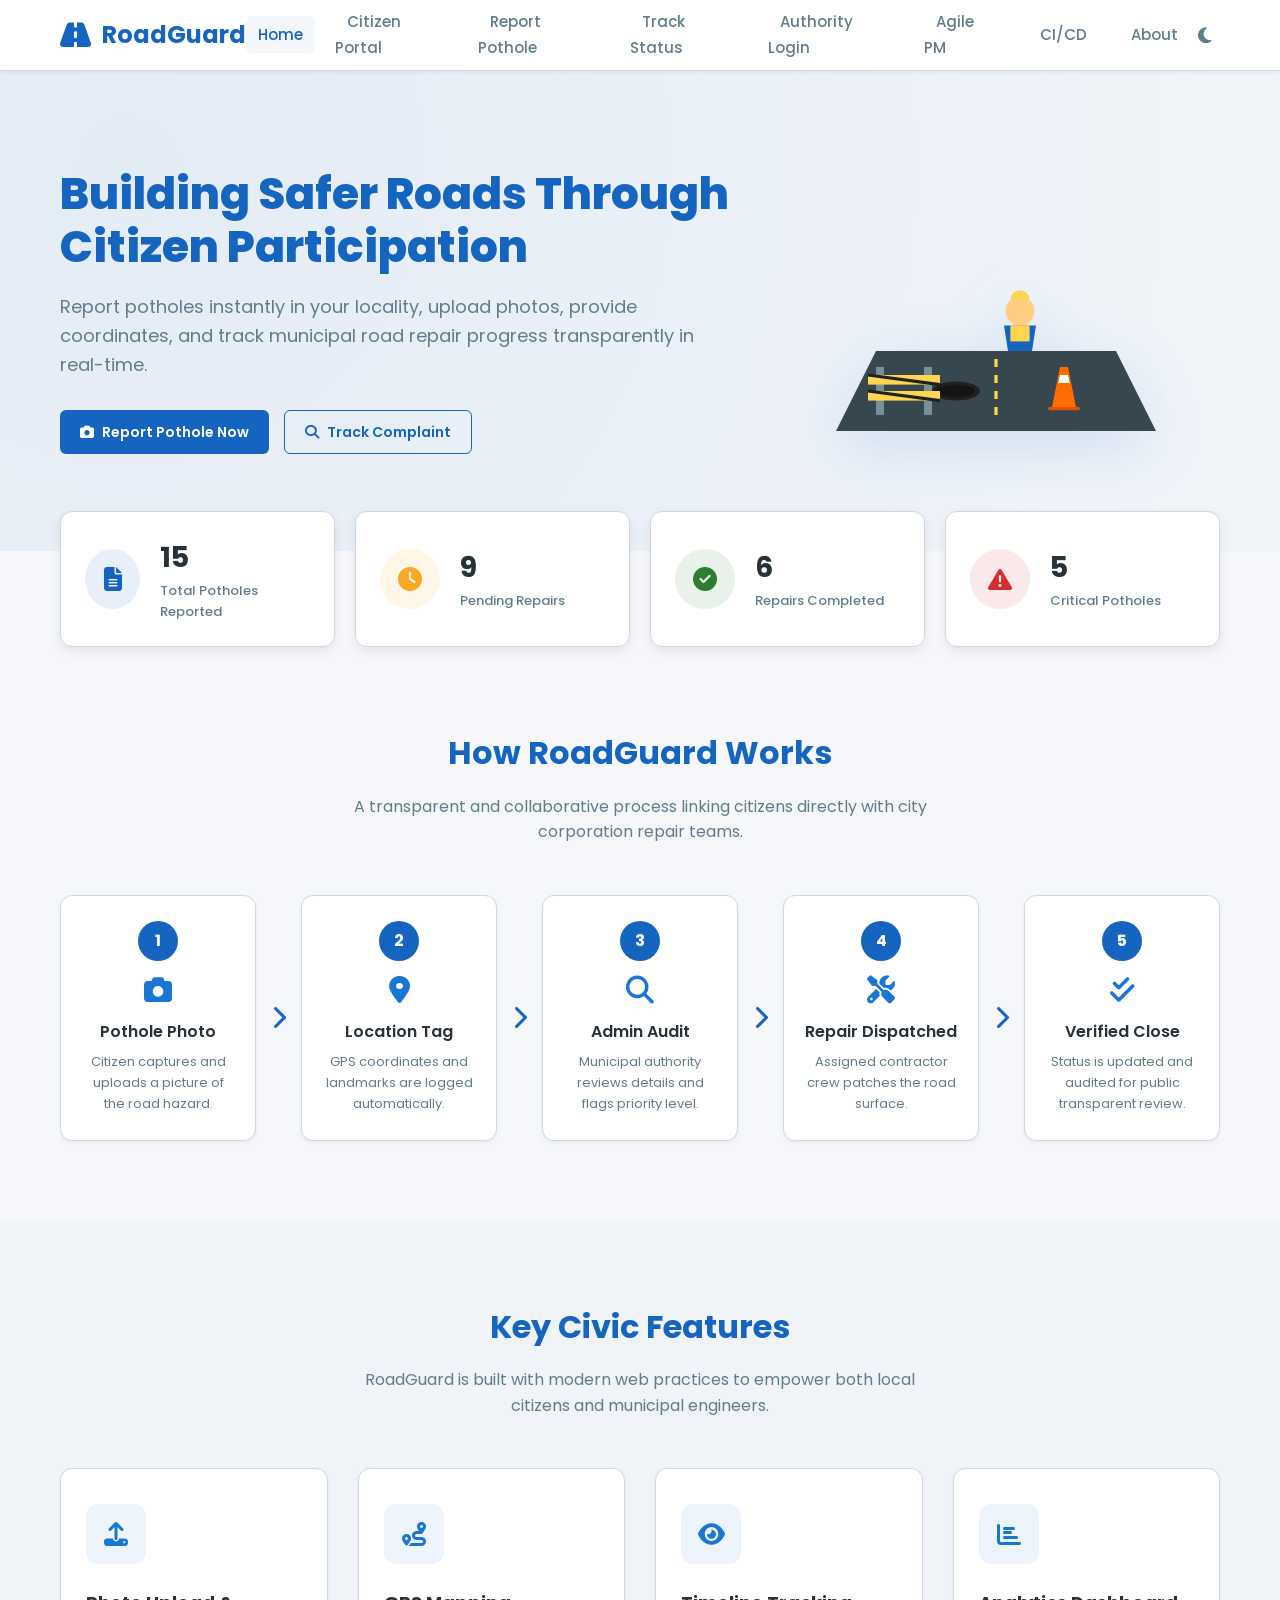
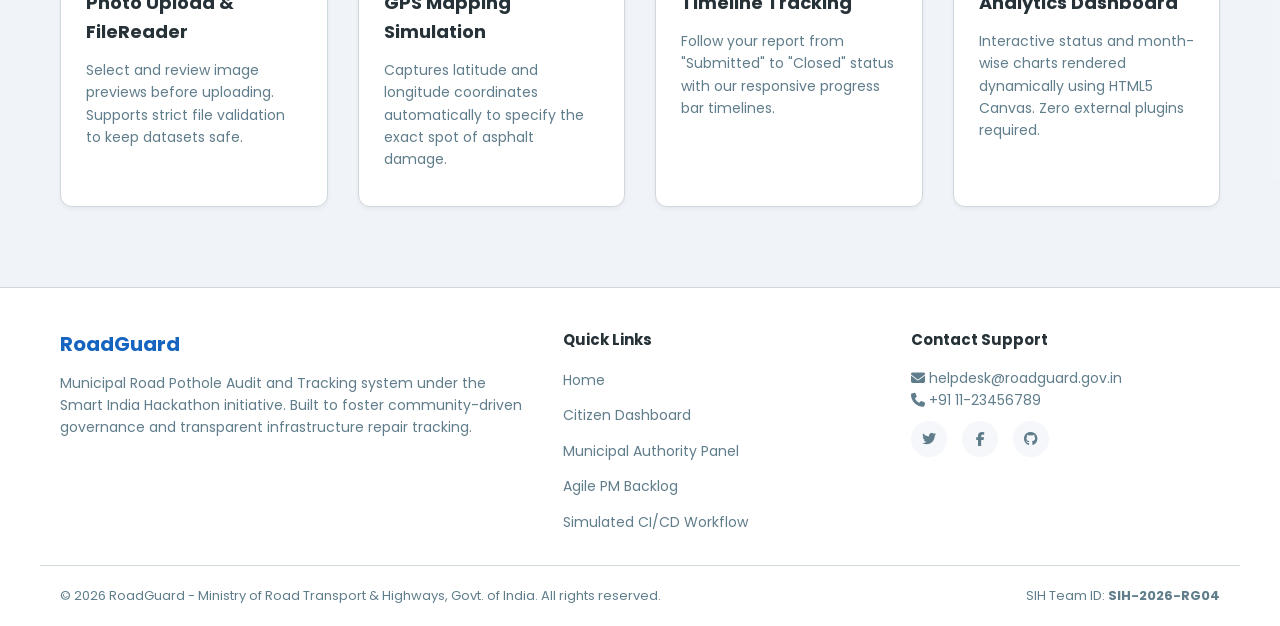
<file: index.html>
<!DOCTYPE html>
<html lang="en">
<head>
    <meta charset="UTF-8">
    <meta name="viewport" content="width=device-width, initial-scale=1.0">
    <title>RoadGuard - Smart Road Pothole Reporting and Tracking System</title>
    
    <!-- External Dependencies: FontAwesome Icons & Google Fonts -->
    <link rel="stylesheet" href="https://cdnjs.cloudflare.com/ajax/libs/font-awesome/6.4.0/css/all.min.css">
    <link rel="stylesheet" href="css/style.css">
</head>
<body>

    <!-- Header Navigation -->
    <header>
        <div class="container navbar">
            <a href="index.html" class="logo">
                <i class="fas fa-road"></i> RoadGuard
            </a>
            
            <nav>
                <ul class="nav-menu" id="nav-menu">
                    <li><a href="index.html" class="nav-link active">Home</a></li>
                    <li><a href="citizen-dashboard.html" class="nav-link">Citizen Portal</a></li>
                    <li><a href="report-pothole.html" class="nav-link">Report Pothole</a></li>
                    <li><a href="track-status.html" class="nav-link">Track Status</a></li>
                    <li><a href="authority-login.html" class="nav-link">Authority Login</a></li>
                    <li><a href="agile-management.html" class="nav-link">Agile PM</a></li>
                    <li><a href="cicd.html" class="nav-link">CI/CD</a></li>
                    <li><a href="about.html" class="nav-link">About</a></li>
                </ul>
            </nav>

            <div class="nav-actions">
                <button id="theme-toggle" class="theme-toggle-btn" title="Toggle Theme">
                    <i class="fas fa-moon"></i>
                </button>
                <button class="hamburger" id="hamburger-menu" aria-label="Toggle Menu">
                    <span></span>
                    <span></span>
                    <span></span>
                </button>
            </div>
        </div>
    </header>

    <!-- Hero Section -->
    <section class="hero-section">
        <div class="container hero-grid">
            <div class="hero-content">
                <h1>Building Safer Roads Through Citizen Participation</h1>
                <p>Report potholes instantly in your locality, upload photos, provide coordinates, and track municipal road repair progress transparently in real-time.</p>
                <div class="hero-buttons">
                    <a href="report-pothole.html" class="btn btn-primary">
                        <i class="fas fa-camera"></i> Report Pothole Now
                    </a>
                    <a href="track-status.html" class="btn btn-secondary">
                        <i class="fas fa-search"></i> Track Complaint
                    </a>
                </div>
            </div>
            <div class="hero-image-container">
                <!-- Inline SVG Road Repair Illustration for professional look without external assets -->
                <svg class="hero-svg" viewBox="0 0 500 400" xmlns="http://www.w3.org/2000/svg">
                    <rect width="500" height="400" fill="none"/>
                    <!-- Road -->
                    <path d="M 50 350 L 450 350 L 400 250 L 100 250 Z" fill="#37474F"/>
                    <!-- Road Dashes -->
                    <line x1="250" y1="260" x2="250" y2="340" stroke="#FFD54F" stroke-dasharray="10 10" stroke-width="4"/>
                    <!-- Pothole -->
                    <ellipse cx="200" cy="300" rx="30" ry="12" fill="#212121"/>
                    <ellipse cx="200" cy="300" rx="24" ry="8" fill="#151515"/>
                    <!-- Construction Cone -->
                    <path d="M 320 320 L 350 320 L 340 270 L 330 270 Z" fill="#FF6D00"/>
                    <rect x="315" y="320" width="40" height="4" rx="2" fill="#E65100"/>
                    <polygon points="328,290 342,290 340,280 330,280" fill="#FFFFFF"/>
                    <!-- Barricade -->
                    <rect x="100" y="270" width="10" height="60" fill="#78909C"/>
                    <rect x="160" y="270" width="10" height="60" fill="#78909C"/>
                    <rect x="90" y="280" width="90" height="12" fill="#FFD54F"/>
                    <rect x="90" y="300" width="90" height="12" fill="#FFD54F"/>
                    <line x1="90" y1="280" x2="180" y2="292" stroke="#212121" stroke-width="4"/>
                    <line x1="90" y1="300" x2="180" y2="312" stroke="#212121" stroke-width="4"/>
                    <!-- Workers / Civic theme components -->
                    <circle cx="280" cy="200" r="18" fill="#FFCC80"/>
                    <path d="M 260 218 L 300 218 L 295 250 L 265 250 Z" fill="#1565C0"/>
                    <rect x="268" y="218" width="24" height="20" fill="#FFD54F"/> <!-- Safety Vest -->
                    <!-- Helmet -->
                    <path d="M 268 186 A 12 12 0 0 1 292 186 Z" fill="#FFD54F"/>
                </svg>
            </div>
        </div>
    </section>

    <!-- Statistics Cards -->
    <section class="stats-section">
        <div class="container">
            <div class="stats-grid">
                <div class="stats-card">
                    <div class="stats-icon total">
                        <i class="fas fa-file-alt"></i>
                    </div>
                    <div class="stats-info">
                        <h3 id="home-total-stats">0</h3>
                        <p>Total Potholes Reported</p>
                    </div>
                </div>
                <div class="stats-card">
                    <div class="stats-icon pending">
                        <i class="fas fa-clock"></i>
                    </div>
                    <div class="stats-info">
                        <h3 id="home-pending-stats">0</h3>
                        <p>Pending Repairs</p>
                    </div>
                </div>
                <div class="stats-card">
                    <div class="stats-icon completed">
                        <i class="fas fa-check-circle"></i>
                    </div>
                    <div class="stats-info">
                        <h3 id="home-completed-stats">0</h3>
                        <p>Repairs Completed</p>
                    </div>
                </div>
                <div class="stats-card">
                    <div class="stats-icon critical">
                        <i class="fas fa-exclamation-triangle"></i>
                    </div>
                    <div class="stats-info">
                        <h3 id="home-critical-stats">0</h3>
                        <p>Critical Potholes</p>
                    </div>
                </div>
            </div>
        </div>
    </section>

    <!-- How It Works Section -->
    <section class="section">
        <div class="container">
            <div class="section-header">
                <h2>How RoadGuard Works</h2>
                <p>A transparent and collaborative process linking citizens directly with city corporation repair teams.</p>
            </div>
            
            <div class="how-it-works-flow">
                <div class="flow-step">
                    <div class="flow-badge">1</div>
                    <i class="fas fa-camera flow-icon"></i>
                    <h4>Pothole Photo</h4>
                    <p>Citizen captures and uploads a picture of the road hazard.</p>
                </div>
                <div class="flow-arrow"><i class="fas fa-chevron-right"></i></div>
                <div class="flow-step">
                    <div class="flow-badge">2</div>
                    <i class="fas fa-map-marker-alt flow-icon"></i>
                    <h4>Location Tag</h4>
                    <p>GPS coordinates and landmarks are logged automatically.</p>
                </div>
                <div class="flow-arrow"><i class="fas fa-chevron-right"></i></div>
                <div class="flow-step">
                    <div class="flow-badge">3</div>
                    <i class="fas fa-search flow-icon"></i>
                    <h4>Admin Audit</h4>
                    <p>Municipal authority reviews details and flags priority level.</p>
                </div>
                <div class="flow-arrow"><i class="fas fa-chevron-right"></i></div>
                <div class="flow-step">
                    <div class="flow-badge">4</div>
                    <i class="fas fa-tools flow-icon"></i>
                    <h4>Repair Dispatched</h4>
                    <p>Assigned contractor crew patches the road surface.</p>
                </div>
                <div class="flow-arrow"><i class="fas fa-chevron-right"></i></div>
                <div class="flow-step">
                    <div class="flow-badge">5</div>
                    <i class="fas fa-check-double flow-icon"></i>
                    <h4>Verified Close</h4>
                    <p>Status is updated and audited for public transparent review.</p>
                </div>
            </div>
        </div>
    </section>

    <!-- Features Section -->
    <section class="section" style="background-color: rgba(21, 101, 192, 0.02);">
        <div class="container">
            <div class="section-header">
                <h2>Key Civic Features</h2>
                <p>RoadGuard is built with modern web practices to empower both local citizens and municipal engineers.</p>
            </div>
            <div class="features-grid">
                <div class="feature-card">
                    <div class="feature-icon-wrapper">
                        <i class="fas fa-upload"></i>
                    </div>
                    <h3>Photo Upload & FileReader</h3>
                    <p>Select and review image previews before uploading. Supports strict file validation to keep datasets safe.</p>
                </div>
                <div class="feature-card">
                    <div class="feature-icon-wrapper">
                        <i class="fas fa-route"></i>
                    </div>
                    <h3>GPS Mapping Simulation</h3>
                    <p>Captures latitude and longitude coordinates automatically to specify the exact spot of asphalt damage.</p>
                </div>
                <div class="feature-card">
                    <div class="feature-icon-wrapper">
                        <i class="fas fa-eye"></i>
                    </div>
                    <h3>Timeline Tracking</h3>
                    <p>Follow your report from "Submitted" to "Closed" status with our responsive progress bar timelines.</p>
                </div>
                <div class="feature-card">
                    <div class="feature-icon-wrapper">
                        <i class="fas fa-chart-bar"></i>
                    </div>
                    <h3>Analytics Dashboard</h3>
                    <p>Interactive status and month-wise charts rendered dynamically using HTML5 Canvas. Zero external plugins required.</p>
                </div>
            </div>
        </div>
    </section>

    <!-- Footer -->
    <footer>
        <div class="container footer-grid">
            <div class="footer-brand">
                <h3>RoadGuard</h3>
                <p>Municipal Road Pothole Audit and Tracking system under the Smart India Hackathon initiative. Built to foster community-driven governance and transparent infrastructure repair tracking.</p>
            </div>
            <div class="footer-links">
                <h4>Quick Links</h4>
                <ul>
                    <li><a href="index.html">Home</a></li>
                    <li><a href="citizen-dashboard.html">Citizen Dashboard</a></li>
                    <li><a href="authority-login.html">Municipal Authority Panel</a></li>
                    <li><a href="agile-management.html">Agile PM Backlog</a></li>
                    <li><a href="cicd.html">Simulated CI/CD Workflow</a></li>
                </ul>
            </div>
            <div class="footer-links">
                <h4>Contact Support</h4>
                <p style="font-size:14px; color:var(--text-muted); margin-bottom: 10px;">
                    <i class="fas fa-envelope"></i> helpdesk@roadguard.gov.in<br>
                    <i class="fas fa-phone"></i> +91 11-23456789
                </p>
                <div class="footer-socials">
                    <a href="#" class="social-icon"><i class="fab fa-twitter"></i></a>
                    <a href="#" class="social-icon"><i class="fab fa-facebook-f"></i></a>
                    <a href="#" class="social-icon"><i class="fab fa-github"></i></a>
                </div>
            </div>
        </div>
        <div class="container footer-bottom">
            <p>&copy; 2026 RoadGuard - Ministry of Road Transport & Highways, Govt. of India. All rights reserved.</p>
            <p>SIH Team ID: <strong>SIH-2026-RG04</strong></p>
        </div>
    </footer>

    <!-- App Scripts -->
    <script src="js/reports.js"></script>
    <script src="js/app.js"></script>
    <script>
        // Simple homepage counters script using our database
        document.addEventListener('DOMContentLoaded', () => {
            const reports = window.ReportsDB ? window.ReportsDB.getReports() : [];
            const total = reports.length;
            const pending = reports.filter(r => ['Submitted', 'Under Review', 'Assigned', 'Repair In Progress'].includes(r.status)).length;
            const completed = reports.filter(r => ['Completed', 'Verified', 'Closed'].includes(r.status)).length;
            const critical = reports.filter(r => r.severity === 'Critical').length;

            document.getElementById('home-total-stats').textContent = total;
            document.getElementById('home-pending-stats').textContent = pending;
            document.getElementById('home-completed-stats').textContent = completed;
            document.getElementById('home-critical-stats').textContent = critical;
        });
    </script>
</body>
</html>
</file>
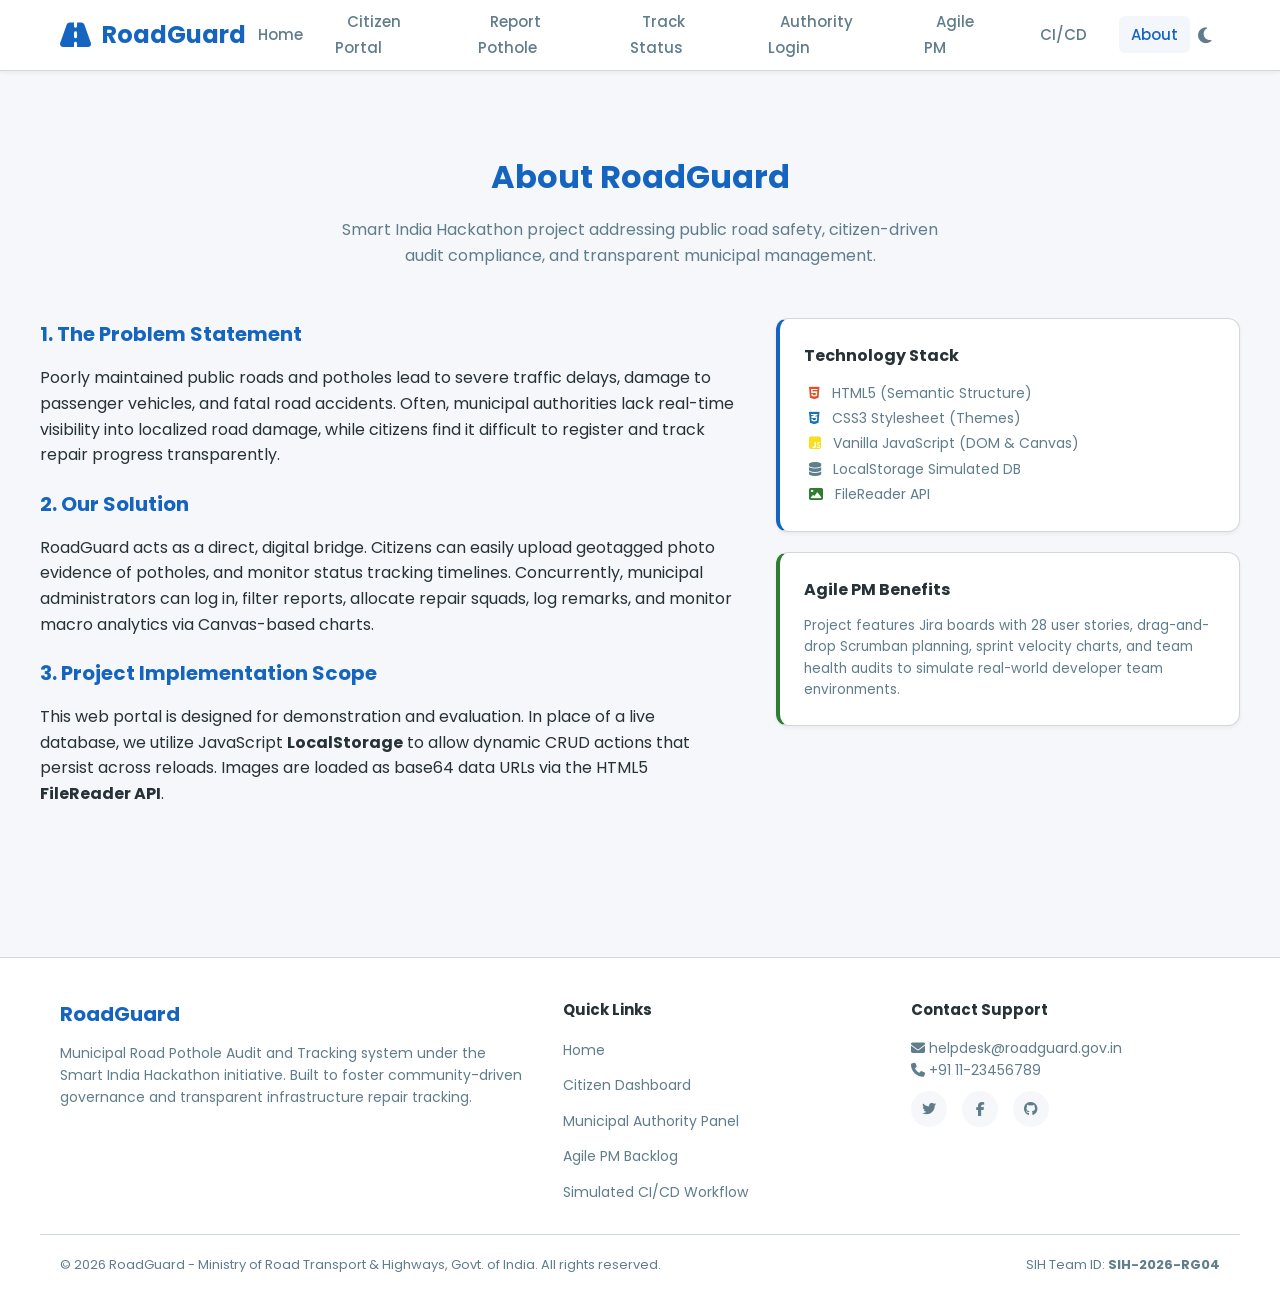
<file: about.html>
<!DOCTYPE html>
<html lang="en">
<head>
    <meta charset="UTF-8">
    <meta name="viewport" content="width=device-width, initial-scale=1.0">
    <title>About RoadGuard - Smart Road Pothole System</title>
    <link rel="stylesheet" href="https://cdnjs.cloudflare.com/ajax/libs/font-awesome/6.4.0/css/all.min.css">
    <link rel="stylesheet" href="css/style.css">
</head>
<body>

    <!-- Header Navigation -->
    <header>
        <div class="container navbar">
            <a href="index.html" class="logo">
                <i class="fas fa-road"></i> RoadGuard
            </a>
            <nav>
                <ul class="nav-menu" id="nav-menu">
                    <li><a href="index.html" class="nav-link">Home</a></li>
                    <li><a href="citizen-dashboard.html" class="nav-link">Citizen Portal</a></li>
                    <li><a href="report-pothole.html" class="nav-link">Report Pothole</a></li>
                    <li><a href="track-status.html" class="nav-link">Track Status</a></li>
                    <li><a href="authority-login.html" class="nav-link">Authority Login</a></li>
                    <li><a href="agile-management.html" class="nav-link">Agile PM</a></li>
                    <li><a href="cicd.html" class="nav-link">CI/CD</a></li>
                    <li><a href="about.html" class="nav-link active">About</a></li>
                </ul>
            </nav>
            <div class="nav-actions">
                <button id="theme-toggle" class="theme-toggle-btn" title="Toggle Theme">
                    <i class="fas fa-moon"></i>
                </button>
                <button class="hamburger" id="hamburger-menu" aria-label="Toggle Menu">
                    <span></span>
                    <span></span>
                    <span></span>
                </button>
            </div>
        </div>
    </header>

    <!-- Main About Content -->
    <div class="container section">
        <div class="section-header">
            <h2>About RoadGuard</h2>
            <p>Smart India Hackathon project addressing public road safety, citizen-driven audit compliance, and transparent municipal management.</p>
        </div>

        <div class="about-grid">
            <div class="about-content">
                <h3>1. The Problem Statement</h3>
                <p>Poorly maintained public roads and potholes lead to severe traffic delays, damage to passenger vehicles, and fatal road accidents. Often, municipal authorities lack real-time visibility into localized road damage, while citizens find it difficult to register and track repair progress transparently.</p>

                <h3>2. Our Solution</h3>
                <p>RoadGuard acts as a direct, digital bridge. Citizens can easily upload geotagged photo evidence of potholes, and monitor status tracking timelines. Concurrently, municipal administrators can log in, filter reports, allocate repair squads, log remarks, and monitor macro analytics via Canvas-based charts.</p>

                <h3>3. Project Implementation Scope</h3>
                <p>This web portal is designed for demonstration and evaluation. In place of a live database, we utilize JavaScript <strong>LocalStorage</strong> to allow dynamic CRUD actions that persist across reloads. Images are loaded as base64 data URLs via the HTML5 <strong>FileReader API</strong>.</p>
            </div>

            <!-- Technology Used and Details Box -->
            <div style="display:flex; flex-direction:column; gap:20px;">
                <div class="dashboard-card" style="border-left: 4px solid var(--primary-color);">
                    <h4 style="font-weight:700; margin-bottom: 12px;">Technology Stack</h4>
                    <ul style="list-style:none; padding-left: 5px; line-height: 1.8; font-size:14px; color:var(--text-muted);">
                        <li><i class="fab fa-html5" style="color:#E34F26; margin-right:8px;"></i> HTML5 (Semantic Structure)</li>
                        <li><i class="fab fa-css3-alt" style="color:#1572B6; margin-right:8px;"></i> CSS3 Stylesheet (Themes)</li>
                        <li><i class="fab fa-js-square" style="color:#F7DF1E; margin-right:8px;"></i> Vanilla JavaScript (DOM & Canvas)</li>
                        <li><i class="fas fa-database" style="color:var(--text-muted); margin-right:8px;"></i> LocalStorage Simulated DB</li>
                        <li><i class="fas fa-image" style="color:var(--success-color); margin-right:8px;"></i> FileReader API</li>
                    </ul>
                </div>

                <div class="dashboard-card" style="border-left: 4px solid var(--success-color);">
                    <h4 style="font-weight:700; margin-bottom: 12px;">Agile PM Benefits</h4>
                    <p style="font-size:13.5px; color:var(--text-muted); line-height:1.6;">
                        Project features Jira boards with 28 user stories, drag-and-drop Scrumban planning, sprint velocity charts, and team health audits to simulate real-world developer team environments.
                    </p>
                </div>
            </div>
        </div>
    </div>

    <!-- Footer -->
    <footer>
        <div class="container footer-grid">
            <div class="footer-brand">
                <h3>RoadGuard</h3>
                <p>Municipal Road Pothole Audit and Tracking system under the Smart India Hackathon initiative. Built to foster community-driven governance and transparent infrastructure repair tracking.</p>
            </div>
            <div class="footer-links">
                <h4>Quick Links</h4>
                <ul>
                    <li><a href="index.html">Home</a></li>
                    <li><a href="citizen-dashboard.html">Citizen Dashboard</a></li>
                    <li><a href="authority-login.html">Municipal Authority Panel</a></li>
                    <li><a href="agile-management.html">Agile PM Backlog</a></li>
                    <li><a href="cicd.html">Simulated CI/CD Workflow</a></li>
                </ul>
            </div>
            <div class="footer-links">
                <h4>Contact Support</h4>
                <p style="font-size:14px; color:var(--text-muted); margin-bottom: 10px;">
                    <i class="fas fa-envelope"></i> helpdesk@roadguard.gov.in<br>
                    <i class="fas fa-phone"></i> +91 11-23456789
                </p>
                <div class="footer-socials">
                    <a href="#" class="social-icon"><i class="fab fa-twitter"></i></a>
                    <a href="#" class="social-icon"><i class="fab fa-facebook-f"></i></a>
                    <a href="#" class="social-icon"><i class="fab fa-github"></i></a>
                </div>
            </div>
        </div>
        <div class="container footer-bottom">
            <p>&copy; 2026 RoadGuard - Ministry of Road Transport & Highways, Govt. of India. All rights reserved.</p>
            <p>SIH Team ID: <strong>SIH-2026-RG04</strong></p>
        </div>
    </footer>

    <!-- App Scripts -->
    <script src="js/reports.js"></script>
    <script src="js/app.js"></script>
    <script src="js/auth.js"></script>
</body>
</html>
</file>
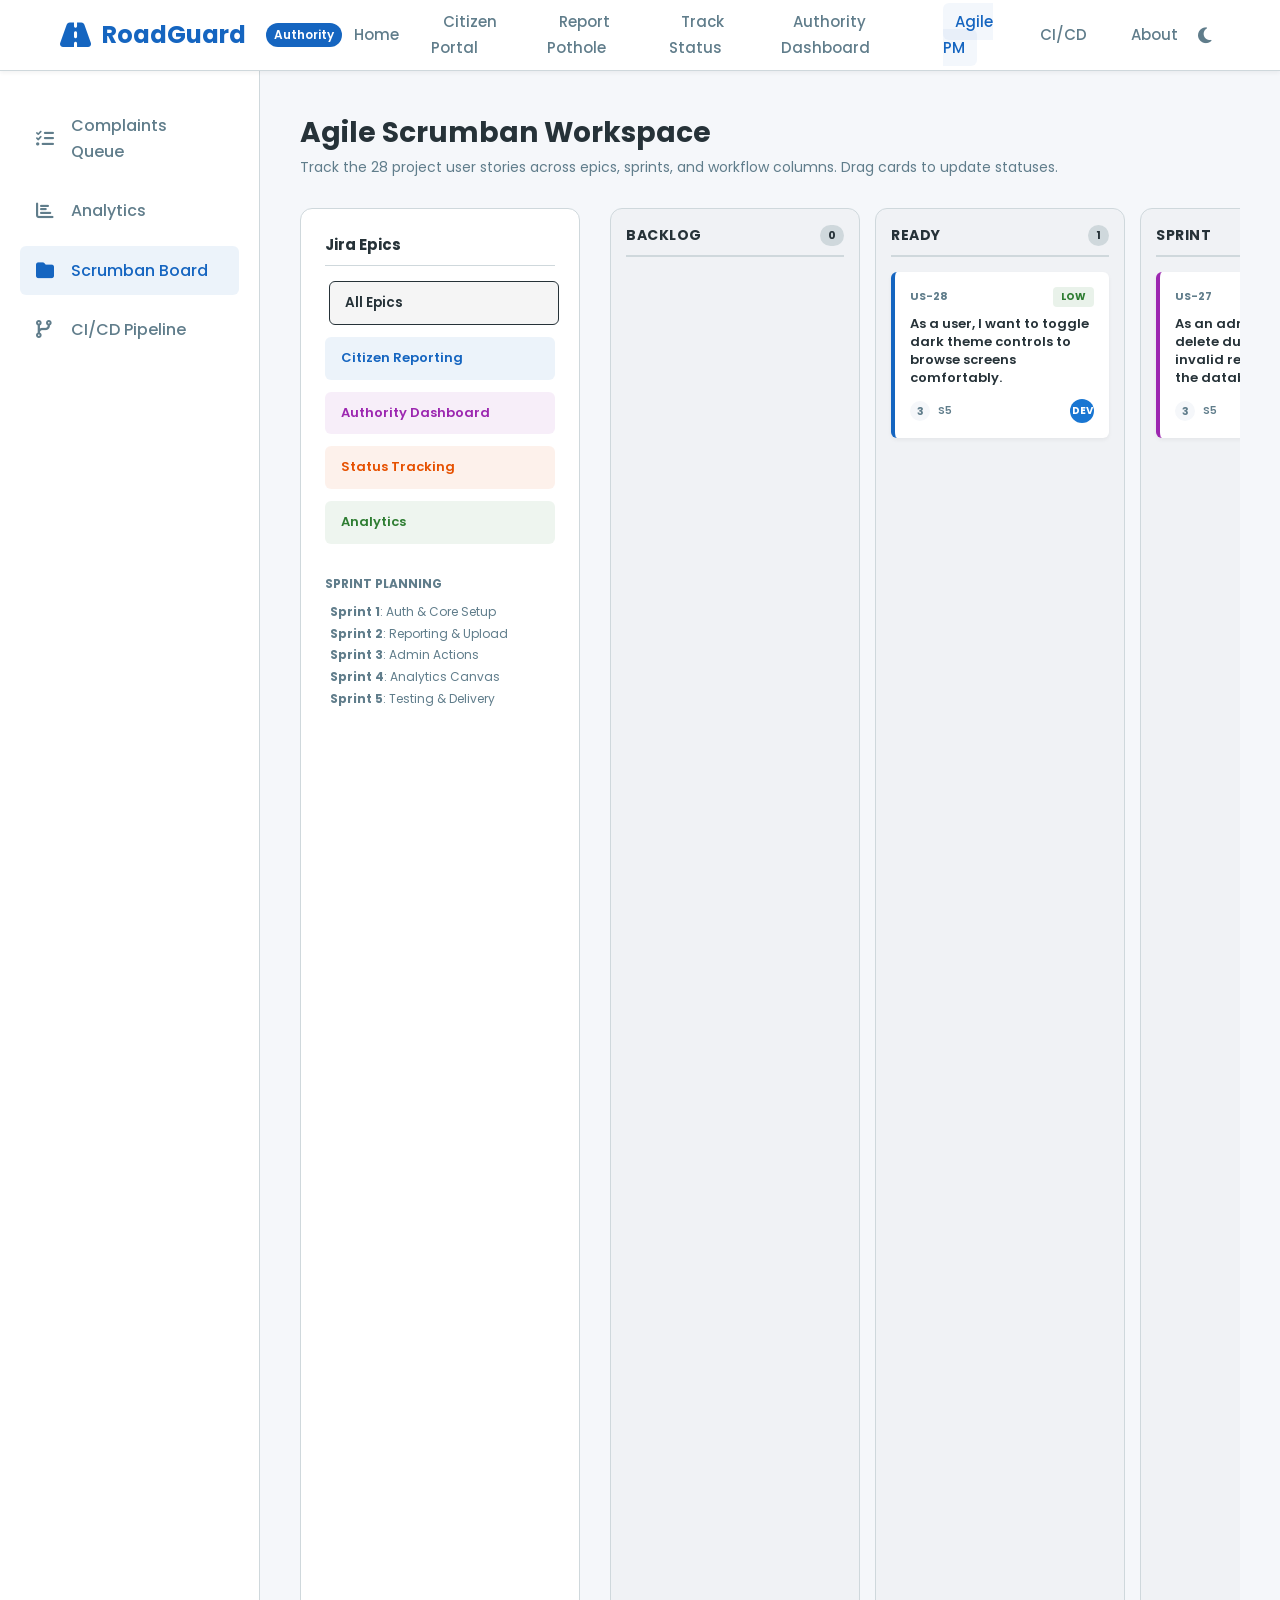
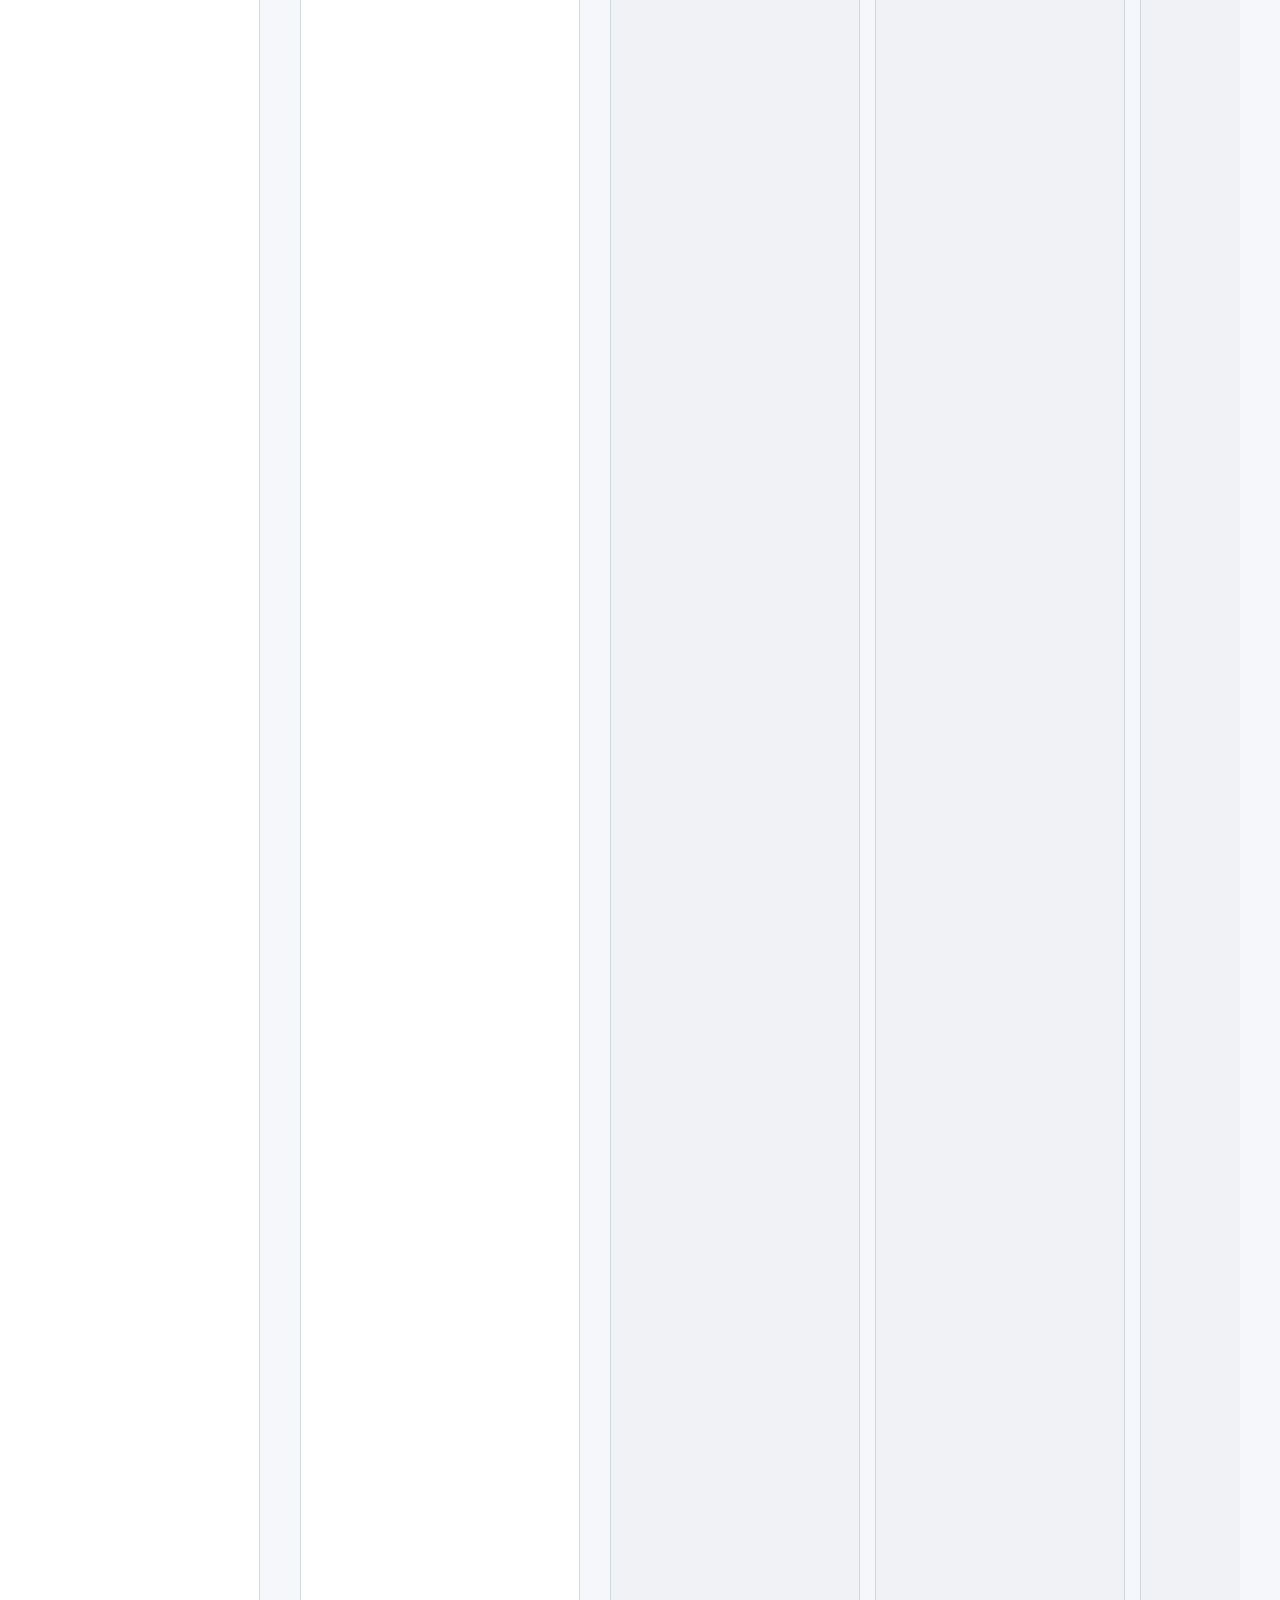
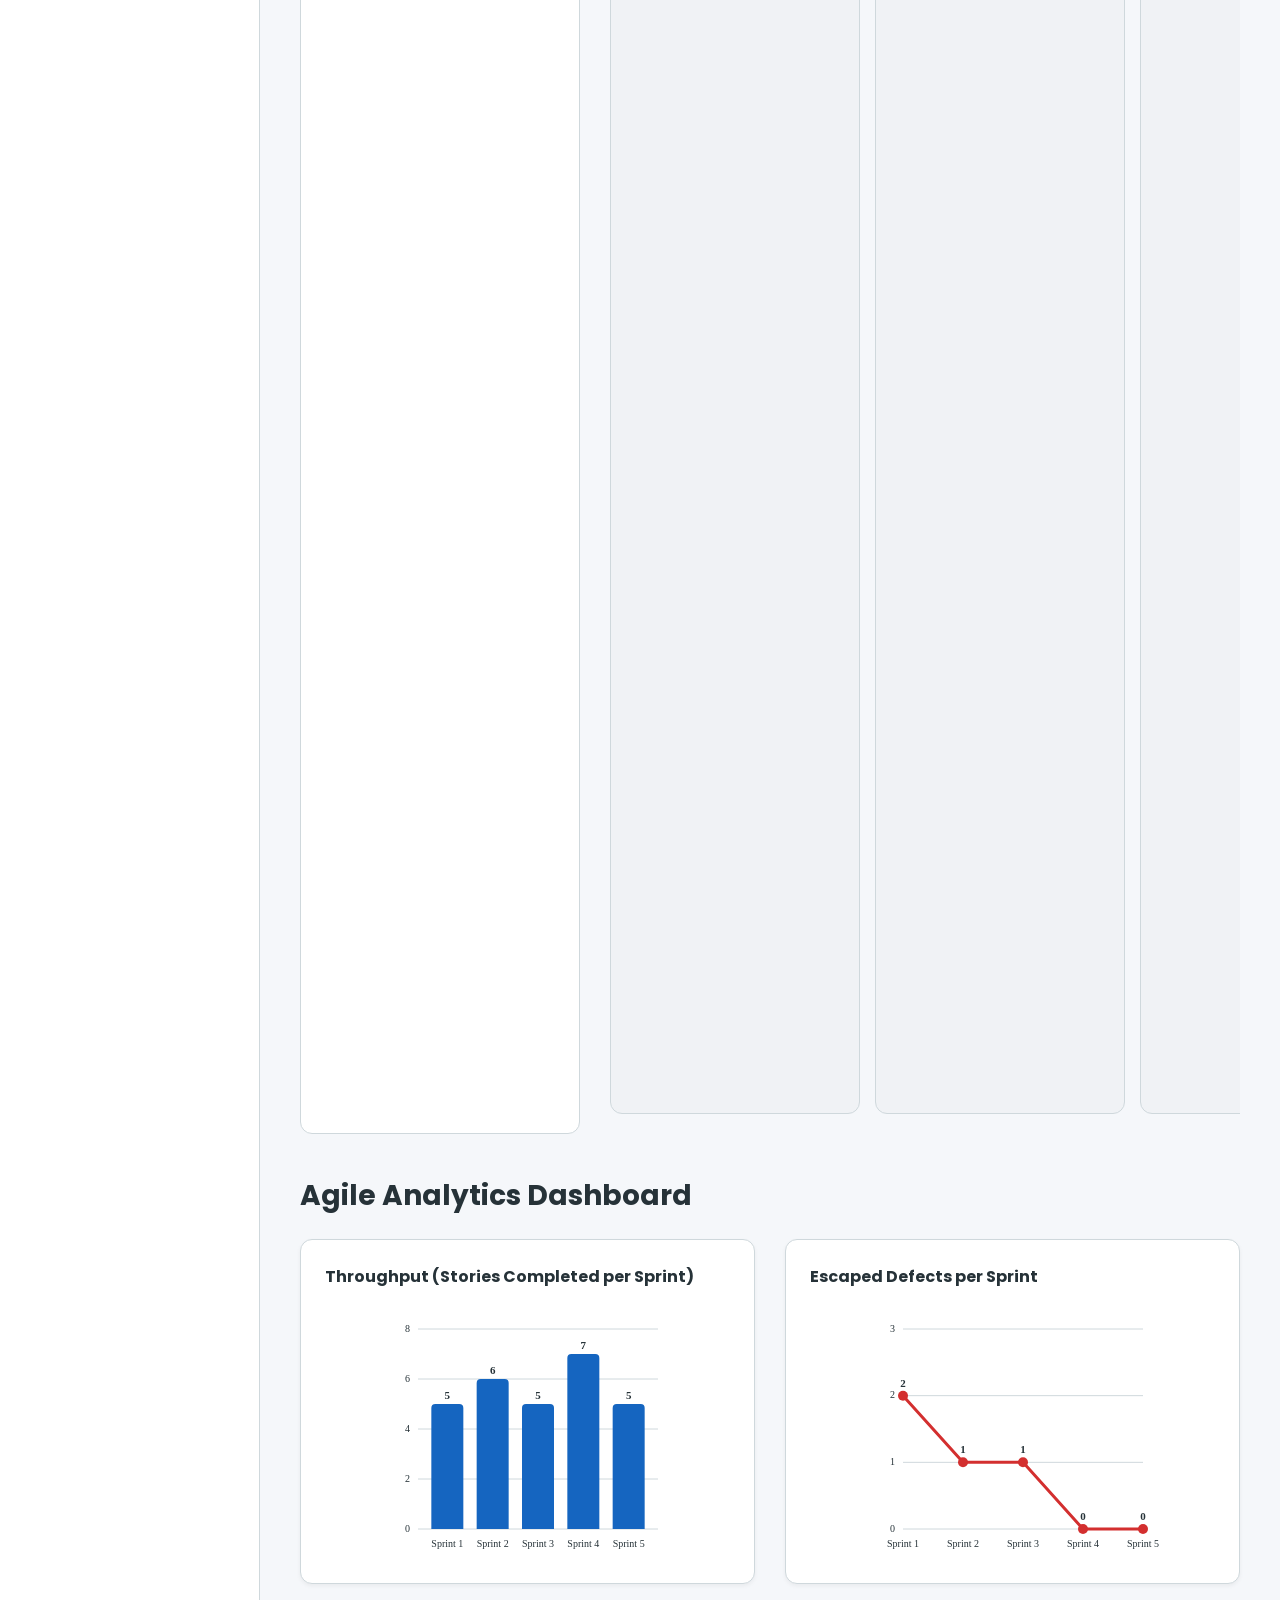
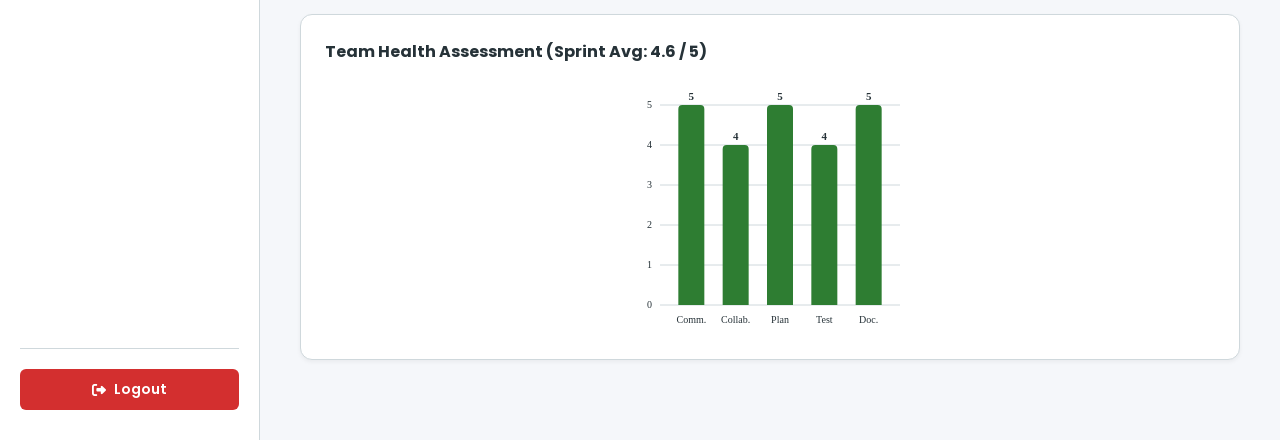
<file: agile-management.html>
<!DOCTYPE html>
<html lang="en">
<head>
    <meta charset="UTF-8">
    <meta name="viewport" content="width=device-width, initial-scale=1.0">
    <title>Agile Management Board - RoadGuard</title>
    <link rel="stylesheet" href="https://cdnjs.cloudflare.com/ajax/libs/font-awesome/6.4.0/css/all.min.css">
    <link rel="stylesheet" href="css/style.css">
</head>
<body>

    <!-- Header Navigation -->
    <header>
        <div class="container navbar">
            <a href="index.html" class="logo">
                <i class="fas fa-road"></i> RoadGuard <span style="font-size: 12px; font-weight:600; background-color: var(--primary-color); color: #FFF; padding: 2px 8px; border-radius: 20px; margin-left: 10px;">Authority</span>
            </a>
            <nav>
                <ul class="nav-menu" id="nav-menu">
                    <li><a href="index.html" class="nav-link">Home</a></li>
                    <li><a href="citizen-dashboard.html" class="nav-link">Citizen Portal</a></li>
                    <li><a href="report-pothole.html" class="nav-link">Report Pothole</a></li>
                    <li><a href="track-status.html" class="nav-link">Track Status</a></li>
                    <li><a href="authority-dashboard.html" class="nav-link">Authority Dashboard</a></li>
                    <li><a href="agile-management.html" class="nav-link active">Agile PM</a></li>
                    <li><a href="cicd.html" class="nav-link">CI/CD</a></li>
                    <li><a href="about.html" class="nav-link">About</a></li>
                </ul>
            </nav>
            <div class="nav-actions">
                <button id="theme-toggle" class="theme-toggle-btn" title="Toggle Theme">
                    <i class="fas fa-moon"></i>
                </button>
                <button class="hamburger" id="hamburger-menu" aria-label="Toggle Menu">
                    <span></span>
                    <span></span>
                    <span></span>
                </button>
            </div>
        </div>
    </header>

    <div class="dashboard-layout">
        <!-- Sidebar Navigation -->
        <aside class="sidebar">
            <ul class="sidebar-menu">
                <li>
                    <a href="authority-dashboard.html" class="sidebar-link">
                        <i class="fas fa-tasks"></i> Complaints Queue
                    </a>
                </li>
                <li>
                    <a href="analytics.html" class="sidebar-link">
                        <i class="fas fa-chart-bar"></i> Analytics
                    </a>
                </li>
                <li>
                    <a href="agile-management.html" class="sidebar-link active">
                        <i class="fas fa-folder"></i> Scrumban Board
                    </a>
                </li>
                <li>
                    <a href="cicd.html" class="sidebar-link">
                        <i class="fas fa-code-branch"></i> CI/CD Pipeline
                    </a>
                </li>
            </ul>
            <div class="sidebar-footer">
                <button class="btn btn-danger" style="width: 100%;" onclick="Auth.logout()">
                    <i class="fas fa-sign-out-alt"></i> Logout
                </button>
            </div>
        </aside>

        <!-- Main Body -->
        <main class="main-content" style="max-width: 100%;">
            <div class="content-header">
                <div>
                    <h2>Agile Scrumban Workspace</h2>
                    <p>Track the 28 project user stories across epics, sprints, and workflow columns. Drag cards to update statuses.</p>
                </div>
            </div>

            <!-- Epics Filters and Storyboard -->
            <div class="agile-section-grid" style="margin-bottom: 40px;">
                <div class="epics-sidebar">
                    <h3 style="font-size: 15px; font-weight:700; border-bottom:1px solid var(--border-color); padding-bottom: 8px;">Jira Epics</h3>
                    <ul class="epics-list">
                        <li class="epic-badge active" data-epic="All" style="color:var(--text-main); background:rgba(0,0,0,0.04);">All Epics</li>
                        <li class="epic-badge epic-1" data-epic="Citizen Reporting">Citizen Reporting</li>
                        <li class="epic-badge epic-2" data-epic="Authority Dashboard">Authority Dashboard</li>
                        <li class="epic-badge epic-3" data-epic="Status Tracking">Status Tracking</li>
                        <li class="epic-badge epic-4" data-epic="Analytics">Analytics</li>
                    </ul>
                    
                    <div style="margin-top: 30px; font-size:12px; color:var(--text-muted);">
                        <p style="font-weight:700; margin-bottom:8px; text-transform:uppercase;">Sprint Planning</p>
                        <ul style="list-style:none; padding-left:5px; line-height:1.8;">
                            <li><strong>Sprint 1</strong>: Auth & Core Setup</li>
                            <li><strong>Sprint 2</strong>: Reporting & Upload</li>
                            <li><strong>Sprint 3</strong>: Admin Actions</li>
                            <li><strong>Sprint 4</strong>: Analytics Canvas</li>
                            <li><strong>Sprint 5</strong>: Testing & Delivery</li>
                        </ul>
                    </div>
                </div>

                <!-- Kanban Scrumban Board -->
                <div style="overflow-x: auto;">
                    <div class="scrumban-board">
                        
                        <!-- Column: Backlog -->
                        <div class="scrumban-column">
                            <div class="column-header">
                                <h4>Backlog</h4>
                                <span class="card-count" id="count-backlog">0</span>
                            </div>
                            <div class="column-cards-container" id="col-backlog"></div>
                        </div>

                        <!-- Column: Ready -->
                        <div class="scrumban-column">
                            <div class="column-header">
                                <h4>Ready</h4>
                                <span class="card-count" id="count-ready">0</span>
                            </div>
                            <div class="column-cards-container" id="col-ready"></div>
                        </div>

                        <!-- Column: Selected for Sprint -->
                        <div class="scrumban-column">
                            <div class="column-header">
                                <h4>Sprint</h4>
                                <span class="card-count" id="count-sprint">0</span>
                            </div>
                            <div class="column-cards-container" id="col-sprint"></div>
                        </div>

                        <!-- Column: In Progress -->
                        <div class="scrumban-column">
                            <div class="column-header">
                                <h4>In Progress</h4>
                                <span class="card-count" id="count-progress">0</span>
                            </div>
                            <div class="column-cards-container" id="col-progress"></div>
                        </div>

                        <!-- Column: Peer Review -->
                        <div class="scrumban-column">
                            <div class="column-header">
                                <h4>Peer Review</h4>
                                <span class="card-count" id="count-review">0</span>
                            </div>
                            <div class="column-cards-container" id="col-review"></div>
                        </div>

                        <!-- Column: Testing -->
                        <div class="scrumban-column">
                            <div class="column-header">
                                <h4>Testing</h4>
                                <span class="card-count" id="count-testing">0</span>
                            </div>
                            <div class="column-cards-container" id="col-testing"></div>
                        </div>

                        <!-- Column: Done -->
                        <div class="scrumban-column">
                            <div class="column-header">
                                <h4>Done</h4>
                                <span class="card-count" id="count-done">0</span>
                            </div>
                            <div class="column-cards-container" id="col-done"></div>
                        </div>

                    </div>
                </div>
            </div>

            <!-- Agile Metrics Canvas Dashboard -->
            <div class="content-header" style="margin-top: 40px; margin-bottom: 20px;">
                <h2>Agile Analytics Dashboard</h2>
            </div>
            
            <div class="charts-grid">
                <!-- Throughput chart -->
                <div class="chart-card">
                    <h3>Throughput (Stories Completed per Sprint)</h3>
                    <div class="canvas-container">
                        <canvas id="throughputChart"></canvas>
                    </div>
                </div>

                <!-- Escaped Defects chart -->
                <div class="chart-card">
                    <h3>Escaped Defects per Sprint</h3>
                    <div class="canvas-container">
                        <canvas id="defectsChart"></canvas>
                    </div>
                </div>

                <!-- Team Health Gauge -->
                <div class="chart-card" style="grid-column: span 2;">
                    <h3>Team Health Assessment (Sprint Avg: 4.6 / 5)</h3>
                    <div class="canvas-container" style="max-width: 500px;">
                        <canvas id="healthChart"></canvas>
                    </div>
                </div>
            </div>
        </main>
    </div>

    <!-- App Scripts -->
    <script src="js/reports.js"></script>
    <script src="js/app.js"></script>
    <script src="js/auth.js"></script>
    <script src="js/agile.js"></script>
</body>
</html>
</file>
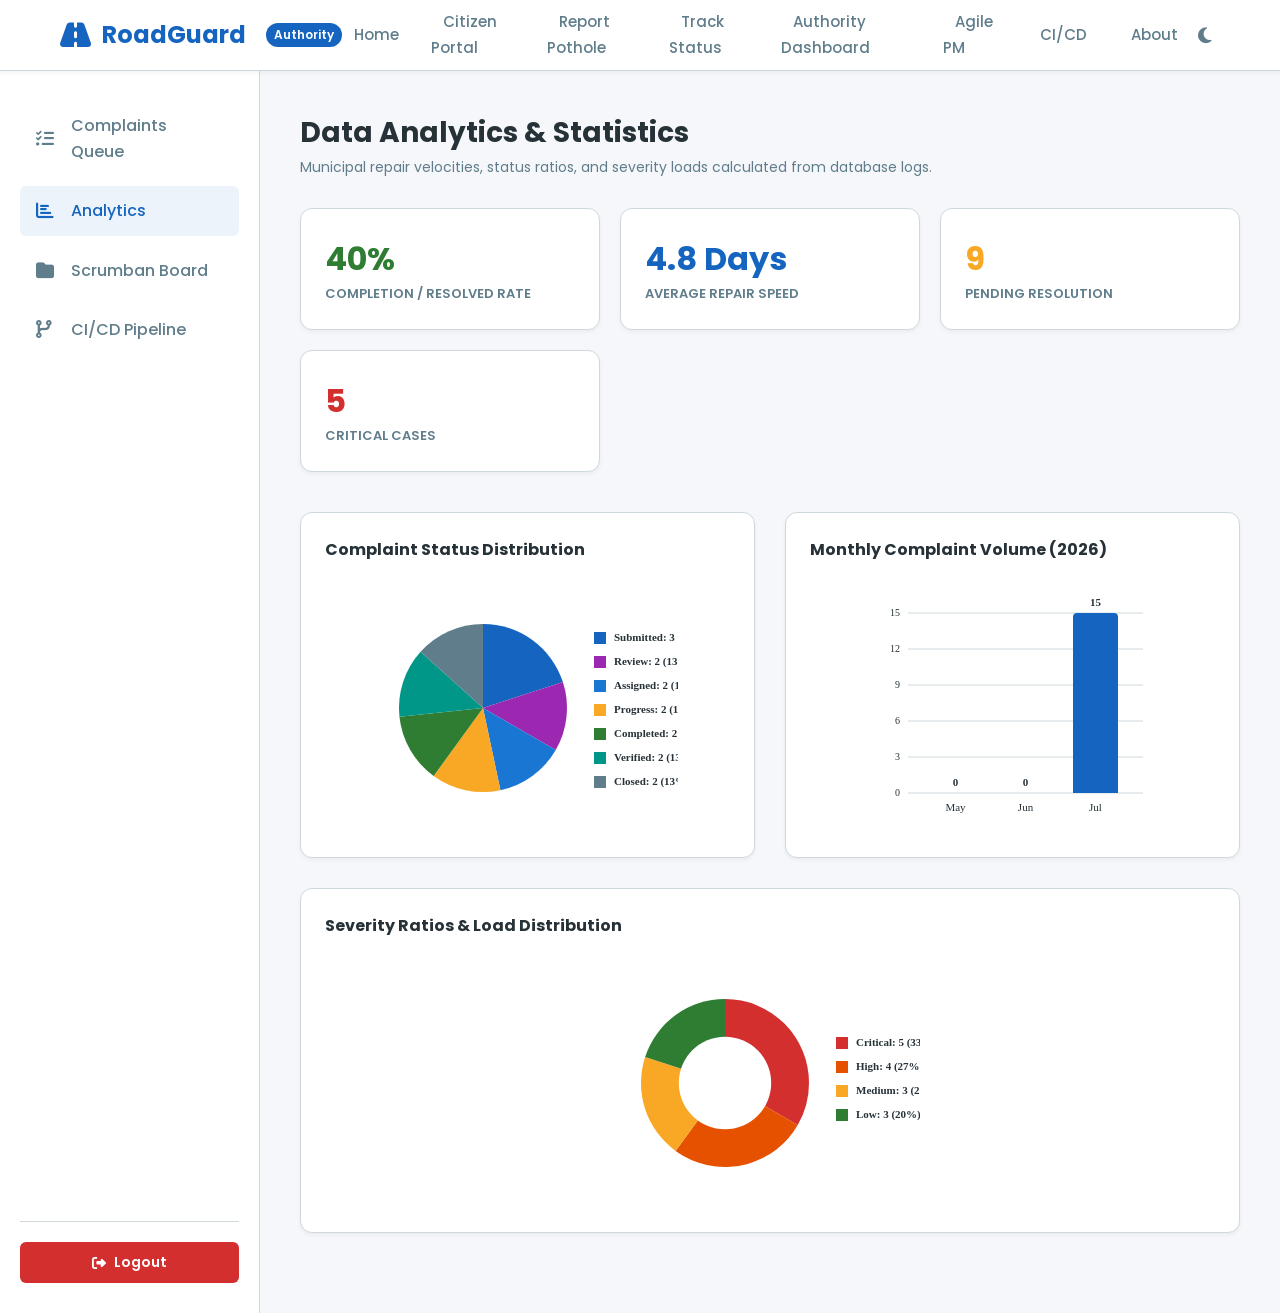
<file: analytics.html>
<!DOCTYPE html>
<html lang="en">
<head>
    <meta charset="UTF-8">
    <meta name="viewport" content="width=device-width, initial-scale=1.0">
    <title>Analytics Dashboard - RoadGuard</title>
    <link rel="stylesheet" href="https://cdnjs.cloudflare.com/ajax/libs/font-awesome/6.4.0/css/all.min.css">
    <link rel="stylesheet" href="css/style.css">
</head>
<body>

    <!-- Header Navigation -->
    <header>
        <div class="container navbar">
            <a href="index.html" class="logo">
                <i class="fas fa-road"></i> RoadGuard <span style="font-size: 12px; font-weight:600; background-color: var(--primary-color); color: #FFF; padding: 2px 8px; border-radius: 20px; margin-left: 10px;">Authority</span>
            </a>
            <nav>
                <ul class="nav-menu" id="nav-menu">
                    <li><a href="index.html" class="nav-link">Home</a></li>
                    <li><a href="citizen-dashboard.html" class="nav-link">Citizen Portal</a></li>
                    <li><a href="report-pothole.html" class="nav-link">Report Pothole</a></li>
                    <li><a href="track-status.html" class="nav-link">Track Status</a></li>
                    <li><a href="authority-dashboard.html" class="nav-link active">Authority Dashboard</a></li>
                    <li><a href="agile-management.html" class="nav-link">Agile PM</a></li>
                    <li><a href="cicd.html" class="nav-link">CI/CD</a></li>
                    <li><a href="about.html" class="nav-link">About</a></li>
                </ul>
            </nav>
            <div class="nav-actions">
                <button id="theme-toggle" class="theme-toggle-btn" title="Toggle Theme">
                    <i class="fas fa-moon"></i>
                </button>
                <button class="hamburger" id="hamburger-menu" aria-label="Toggle Menu">
                    <span></span>
                    <span></span>
                    <span></span>
                </button>
            </div>
        </div>
    </header>

    <div class="dashboard-layout">
        <!-- Sidebar Navigation -->
        <aside class="sidebar">
            <ul class="sidebar-menu">
                <li>
                    <a href="authority-dashboard.html" class="sidebar-link">
                        <i class="fas fa-tasks"></i> Complaints Queue
                    </a>
                </li>
                <li>
                    <a href="analytics.html" class="sidebar-link active">
                        <i class="fas fa-chart-bar"></i> Analytics
                    </a>
                </li>
                <li>
                    <a href="agile-management.html" class="sidebar-link">
                        <i class="fas fa-folder"></i> Scrumban Board
                    </a>
                </li>
                <li>
                    <a href="cicd.html" class="sidebar-link">
                        <i class="fas fa-code-branch"></i> CI/CD Pipeline
                    </a>
                </li>
            </ul>
            <div class="sidebar-footer">
                <button class="btn btn-danger" style="width: 100%;" onclick="Auth.logout()">
                    <i class="fas fa-sign-out-alt"></i> Logout
                </button>
            </div>
        </aside>

        <!-- Main Body -->
        <main class="main-content">
            <div class="content-header">
                <div>
                    <h2>Data Analytics & Statistics</h2>
                    <p>Municipal repair velocities, status ratios, and severity loads calculated from database logs.</p>
                </div>
            </div>

            <!-- Performance Metrics Cards -->
            <div class="dashboard-grid">
                <div class="dashboard-card">
                    <h3 style="font-size:32px; font-weight:700; color:var(--success-color);" id="analytic-completion-rate">0%</h3>
                    <p style="font-size:13px; color:var(--text-muted); font-weight:600;">COMPLETION / RESOLVED RATE</p>
                </div>
                <div class="dashboard-card">
                    <h3 style="font-size:32px; font-weight:700; color:var(--primary-color);" id="analytic-avg-time">0 Days</h3>
                    <p style="font-size:13px; color:var(--text-muted); font-weight:600;">AVERAGE REPAIR SPEED</p>
                </div>
                <div class="dashboard-card">
                    <h3 style="font-size:32px; font-weight:700; color:var(--warning-color);" id="analytic-pending">0</h3>
                    <p style="font-size:13px; color:var(--text-muted); font-weight:600;">PENDING RESOLUTION</p>
                </div>
                <div class="dashboard-card">
                    <h3 style="font-size:32px; font-weight:700; color:var(--danger-color);" id="analytic-critical">0</h3>
                    <p style="font-size:13px; color:var(--text-muted); font-weight:600;">CRITICAL CASES</p>
                </div>
            </div>

            <!-- Canvas Charts Section -->
            <div class="charts-grid">
                <!-- 1. Pie Chart of Statuses -->
                <div class="chart-card">
                    <h3>Complaint Status Distribution</h3>
                    <div class="canvas-container">
                        <canvas id="statusPieChart"></canvas>
                    </div>
                </div>

                <!-- 2. Bar Chart of Monthly Velocity -->
                <div class="chart-card">
                    <h3>Monthly Complaint Volume (2026)</h3>
                    <div class="canvas-container">
                        <canvas id="monthlyBarChart"></canvas>
                    </div>
                </div>

                <!-- 3. Severity Distribution Donut -->
                <div class="chart-card" style="grid-column: span 2;">
                    <h3>Severity Ratios & Load Distribution</h3>
                    <div class="canvas-container" style="max-width: 550px;">
                        <canvas id="severityChart"></canvas>
                    </div>
                </div>
            </div>
        </main>
    </div>

    <!-- App Scripts -->
    <script src="js/reports.js"></script>
    <script src="js/app.js"></script>
    <script src="js/auth.js"></script>
    <script src="js/analytics.js"></script>
</body>
</html>
</file>
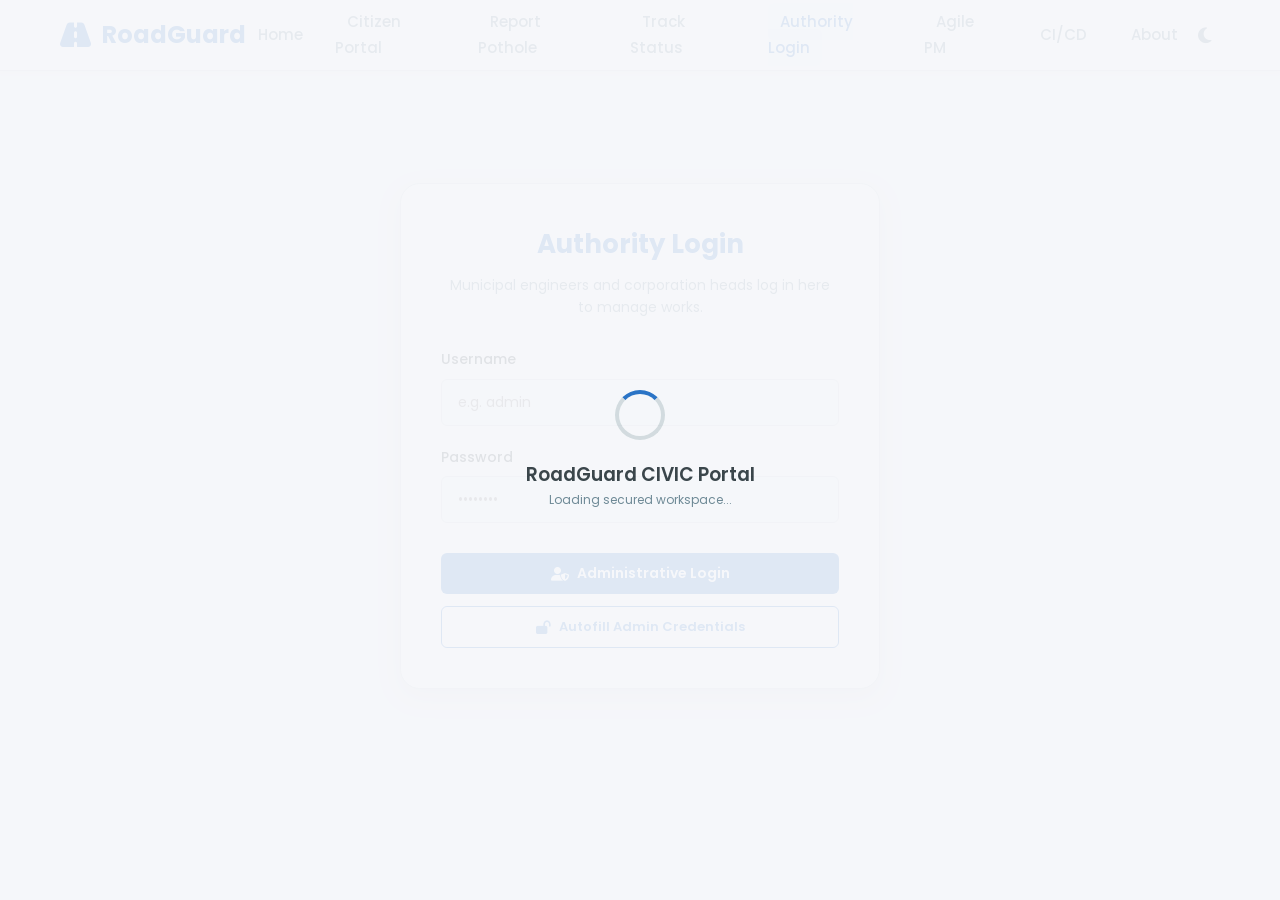
<file: authority-dashboard.html>
<!DOCTYPE html>
<html lang="en">
<head>
    <meta charset="UTF-8">
    <meta name="viewport" content="width=device-width, initial-scale=1.0">
    <title>Authority Dashboard - RoadGuard</title>
    <link rel="stylesheet" href="https://cdnjs.cloudflare.com/ajax/libs/font-awesome/6.4.0/css/all.min.css">
    <link rel="stylesheet" href="css/style.css">
</head>
<body>

    <!-- Header Navigation -->
    <header>
        <div class="container navbar">
            <a href="index.html" class="logo">
                <i class="fas fa-road"></i> RoadGuard <span style="font-size: 12px; font-weight:600; background-color: var(--primary-color); color: #FFF; padding: 2px 8px; border-radius: 20px; margin-left: 10px;">Authority</span>
            </a>
            <nav>
                <ul class="nav-menu" id="nav-menu">
                    <li><a href="index.html" class="nav-link">Home</a></li>
                    <li><a href="citizen-dashboard.html" class="nav-link">Citizen Portal</a></li>
                    <li><a href="report-pothole.html" class="nav-link">Report Pothole</a></li>
                    <li><a href="track-status.html" class="nav-link">Track Status</a></li>
                    <li><a href="authority-dashboard.html" class="nav-link active">Authority Dashboard</a></li>
                    <li><a href="agile-management.html" class="nav-link">Agile PM</a></li>
                    <li><a href="cicd.html" class="nav-link">CI/CD</a></li>
                    <li><a href="about.html" class="nav-link">About</a></li>
                </ul>
            </nav>
            <div class="nav-actions">
                <button id="theme-toggle" class="theme-toggle-btn" title="Toggle Theme">
                    <i class="fas fa-moon"></i>
                </button>
                <button class="hamburger" id="hamburger-menu" aria-label="Toggle Menu">
                    <span></span>
                    <span></span>
                    <span></span>
                </button>
            </div>
        </div>
    </header>

    <div class="dashboard-layout">
        <!-- Sidebar Navigation -->
        <aside class="sidebar">
            <ul class="sidebar-menu">
                <li>
                    <a href="authority-dashboard.html" class="sidebar-link active">
                        <i class="fas fa-tasks"></i> Complaints Queue
                    </a>
                </li>
                <li>
                    <a href="analytics.html" class="sidebar-link">
                        <i class="fas fa-chart-bar"></i> Analytics
                    </a>
                </li>
                <li>
                    <a href="agile-management.html" class="sidebar-link">
                        <i class="fas fa-folder"></i> Scrumban Board
                    </a>
                </li>
                <li>
                    <a href="cicd.html" class="sidebar-link">
                        <i class="fas fa-code-branch"></i> CI/CD Pipeline
                    </a>
                </li>
            </ul>
            <div class="sidebar-footer">
                <button class="btn btn-danger" style="width: 100%;" onclick="Auth.logout()">
                    <i class="fas fa-sign-out-alt"></i> Logout
                </button>
            </div>
        </aside>

        <!-- Main Body -->
        <main class="main-content">
            <div class="content-header">
                <div>
                    <h2>Municipal Control Panel</h2>
                    <p>Review citizen reports, assign contractor teams, update repair milestones, and filter issues.</p>
                </div>
            </div>

            <!-- Stats Counters -->
            <div class="dashboard-grid">
                <div class="dashboard-card">
                    <h3 style="font-size:32px; font-weight:700; color:var(--primary-color);" id="auth-total-count">0</h3>
                    <p style="font-size:13px; color:var(--text-muted); font-weight:600;">TOTAL COMPLAINTS</p>
                </div>
                <div class="dashboard-card">
                    <h3 style="font-size:32px; font-weight:700; color:var(--warning-color);" id="auth-pending-count">0</h3>
                    <p style="font-size:13px; color:var(--text-muted); font-weight:600;">PENDING REVIEW</p>
                </div>
                <div class="dashboard-card">
                    <h3 style="font-size:32px; font-weight:700; color:var(--danger-color);" id="auth-critical-count">0</h3>
                    <p style="font-size:13px; color:var(--text-muted); font-weight:600;">CRITICAL POTHOLES</p>
                </div>
                <div class="dashboard-card">
                    <h3 style="font-size:32px; font-weight:700; color:var(--success-color);" id="auth-completed-count">0</h3>
                    <p style="font-size:13px; color:var(--text-muted); font-weight:600;">COMPLETED / RESOLVED</p>
                </div>
            </div>

            <!-- Table Filters and Toolbar -->
            <div class="toolbar">
                <div class="search-box">
                    <i class="fas fa-search"></i>
                    <input type="text" id="auth-search" class="form-control" placeholder="Search by ID, name, road, area...">
                </div>
                <div class="filters-box">
                    <select id="filter-status" class="form-control" style="width: auto;">
                        <option value="All">All Statuses</option>
                        <option value="Submitted">Submitted</option>
                        <option value="Under Review">Under Review</option>
                        <option value="Assigned">Assigned</option>
                        <option value="Repair In Progress">Repair In Progress</option>
                        <option value="Completed">Completed</option>
                        <option value="Verified">Verified</option>
                        <option value="Closed">Closed</option>
                    </select>

                    <select id="filter-severity" class="form-control" style="width: auto;">
                        <option value="All">All Severities</option>
                        <option value="Low">Low</option>
                        <option value="Medium">Medium</option>
                        <option value="High">High</option>
                        <option value="Critical">Critical</option>
                    </select>

                    <select id="sort-options" class="form-control" style="width: auto;">
                        <option value="Newest">Newest First</option>
                        <option value="Oldest">Oldest First</option>
                        <option value="Priority">Priority (Critical First)</option>
                        <option value="Completed">Completed First</option>
                    </select>
                </div>
            </div>

            <!-- Table section -->
            <div class="table-responsive">
                <table>
                    <thead>
                        <tr>
                            <th>Complaint ID</th>
                            <th>Citizen Name</th>
                            <th>Location</th>
                            <th>Severity</th>
                            <th>Current Status</th>
                            <th>Date Filed</th>
                            <th>Actions</th>
                        </tr>
                    </thead>
                    <tbody id="auth-reports-tbody">
                        <!-- Filled dynamically by js/dashboard.js -->
                    </tbody>
                </table>
            </div>
        </main>
    </div>

    <!-- Modals Section -->
    
    <!-- 1. View Details Modal -->
    <div class="modal-backdrop" id="details-modal">
        <div class="modal-card">
            <div class="modal-header">
                <h3>Pothole Detailed Report</h3>
                <button class="modal-close">&times;</button>
            </div>
            <div class="modal-body" id="details-modal-content">
                <!-- Filled dynamically by js/dashboard.js -->
            </div>
            <div class="modal-footer">
                <button class="btn btn-secondary modal-close">Close Report</button>
            </div>
        </div>
    </div>

    <!-- 2. Update Status Modal -->
    <div class="modal-backdrop" id="update-modal">
        <div class="modal-card" style="max-width: 500px;">
            <div class="modal-header">
                <h3>Update Repair Milestones</h3>
                <button class="modal-close">&times;</button>
            </div>
            <form id="status-update-form">
                <div class="modal-body">
                    <input type="hidden" id="update-report-id">
                    
                    <div class="form-group">
                        <label for="update-status-select">Current Status</label>
                        <select id="update-status-select" class="form-control" required>
                            <option value="Submitted">Submitted</option>
                            <option value="Under Review">Under Review</option>
                            <option value="Assigned">Assigned</option>
                            <option value="Repair In Progress">Repair In Progress</option>
                            <option value="Completed">Completed</option>
                            <option value="Verified">Verified</option>
                            <option value="Closed">Closed</option>
                        </select>
                    </div>

                    <div class="form-group">
                        <label for="update-team-input">Assigned Repair Squad / Contractor</label>
                        <input type="text" id="update-team-input" class="form-control" placeholder="e.g. Zone 4 Repair Squad B">
                    </div>

                    <div class="form-group">
                        <label for="update-completion-input">Estimated Completion Date</label>
                        <input type="date" id="update-completion-input" class="form-control">
                    </div>

                    <div class="form-group">
                        <label for="update-remarks-input">Progress Remarks</label>
                        <textarea id="update-remarks-input" class="form-control" rows="3" placeholder="Provide details of operations..."></textarea>
                    </div>
                </div>
                <div class="modal-footer">
                    <button type="button" class="btn btn-secondary modal-close">Cancel</button>
                    <button type="submit" class="btn btn-success">Save Changes</button>
                </div>
            </form>
        </div>
    </div>

    <!-- App Scripts -->
    <script src="js/reports.js"></script>
    <script src="js/app.js"></script>
    <script src="js/auth.js"></script>
    <script src="js/dashboard.js"></script>
</body>
</html>
</file>
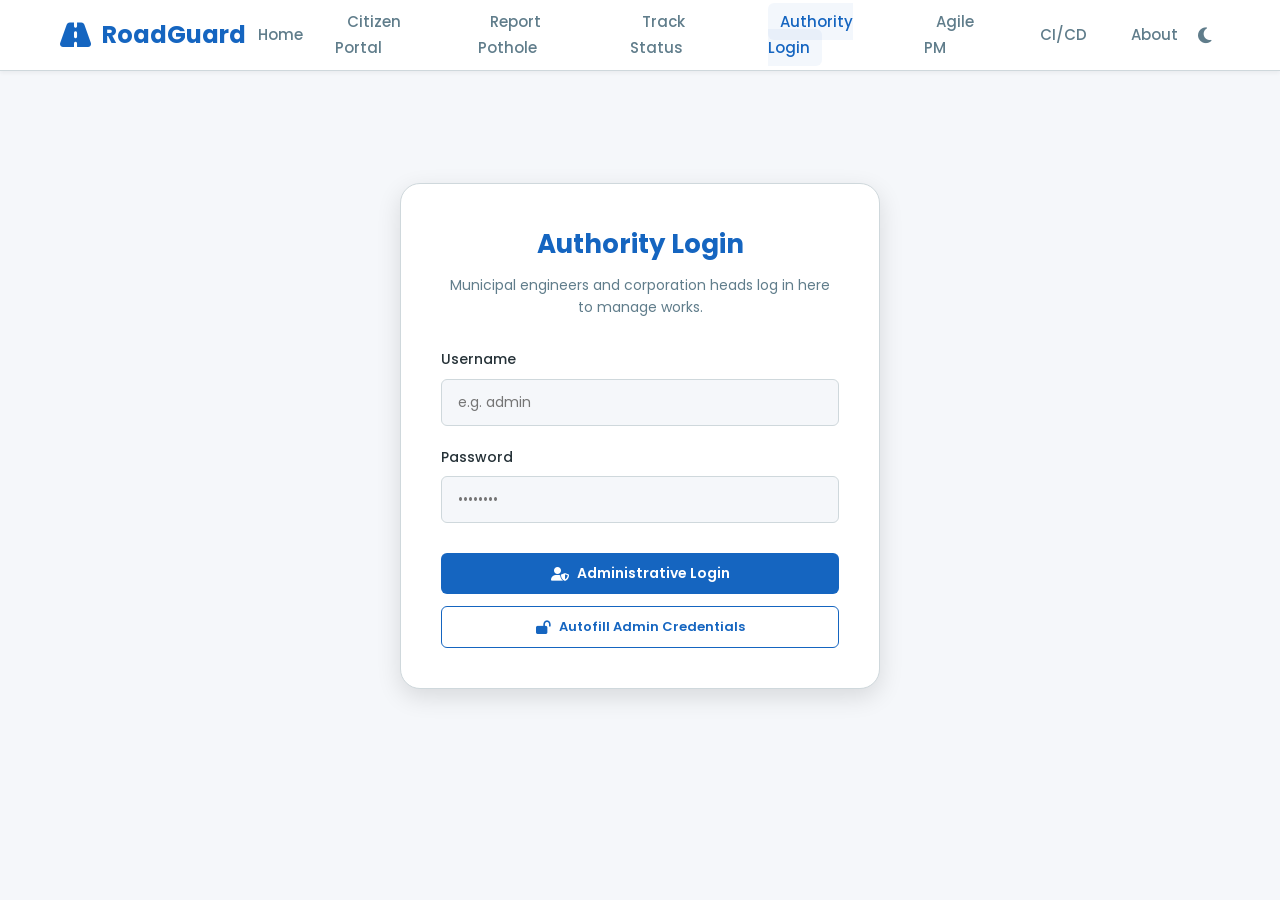
<file: authority-login.html>
<!DOCTYPE html>
<html lang="en">
<head>
    <meta charset="UTF-8">
    <meta name="viewport" content="width=device-width, initial-scale=1.0">
    <title>Authority Login - RoadGuard</title>
    <link rel="stylesheet" href="https://cdnjs.cloudflare.com/ajax/libs/font-awesome/6.4.0/css/all.min.css">
    <link rel="stylesheet" href="css/style.css">
</head>
<body>

    <!-- Header Navigation -->
    <header>
        <div class="container navbar">
            <a href="index.html" class="logo">
                <i class="fas fa-road"></i> RoadGuard
            </a>
            <nav>
                <ul class="nav-menu" id="nav-menu">
                    <li><a href="index.html" class="nav-link">Home</a></li>
                    <li><a href="citizen-dashboard.html" class="nav-link">Citizen Portal</a></li>
                    <li><a href="report-pothole.html" class="nav-link">Report Pothole</a></li>
                    <li><a href="track-status.html" class="nav-link">Track Status</a></li>
                    <li><a href="authority-login.html" class="nav-link active">Authority Login</a></li>
                    <li><a href="agile-management.html" class="nav-link">Agile PM</a></li>
                    <li><a href="cicd.html" class="nav-link">CI/CD</a></li>
                    <li><a href="about.html" class="nav-link">About</a></li>
                </ul>
            </nav>
            <div class="nav-actions">
                <button id="theme-toggle" class="theme-toggle-btn" title="Toggle Theme">
                    <i class="fas fa-moon"></i>
                </button>
                <button class="hamburger" id="hamburger-menu" aria-label="Toggle Menu">
                    <span></span>
                    <span></span>
                    <span></span>
                </button>
            </div>
        </div>
    </header>

    <!-- Auth Card Wrapper -->
    <div class="auth-wrapper">
        <div class="auth-card">
            <div class="auth-header">
                <h2>Authority Login</h2>
                <p>Municipal engineers and corporation heads log in here to manage works.</p>
            </div>

            <form id="authority-login-form">
                <div class="form-group">
                    <label for="username">Username</label>
                    <input type="text" id="username" class="form-control" placeholder="e.g. admin" required>
                </div>

                <div class="form-group">
                    <label for="password">Password</label>
                    <input type="password" id="password" class="form-control" placeholder="••••••••" required>
                </div>

                <button type="submit" class="btn btn-primary" style="width: 100%; margin-top: 10px;">
                    <i class="fas fa-user-shield"></i> Administrative Login
                </button>

                <button type="button" id="autofill-admin-btn" class="btn btn-secondary" style="width: 100%; margin-top: 12px; font-size:13px;">
                    <i class="fas fa-lock-open"></i> Autofill Admin Credentials
                </button>
            </form>
        </div>
    </div>

    <!-- App Scripts -->
    <script src="js/reports.js"></script>
    <script src="js/app.js"></script>
    <script src="js/auth.js"></script>
    <script>
        document.addEventListener('DOMContentLoaded', () => {
            // Autofill admin credentials
            const autofillBtn = document.getElementById('autofill-admin-btn');
            if (autofillBtn) {
                autofillBtn.addEventListener('click', () => {
                    document.getElementById('username').value = 'admin';
                    document.getElementById('password').value = 'admin123';
                    showToast('Admin credentials autofilled!', 'info');
                });
            }

            // Handle submission
            const form = document.getElementById('authority-login-form');
            if (form) {
                form.addEventListener('submit', (e) => {
                    e.preventDefault();
                    const username = document.getElementById('username').value.trim();
                    const password = document.getElementById('password').value;

                    const res = Auth.loginAuthority(username, password);
                    if (res.success) {
                        showToast('Authority verified! Loading admin dashboard...', 'success');
                        setTimeout(() => {
                            window.location.href = 'authority-dashboard.html';
                        }, 1000);
                    } else {
                        showToast(res.message, 'danger');
                    }
                });
            }
        });
    </script>
</body>
</html>
</file>
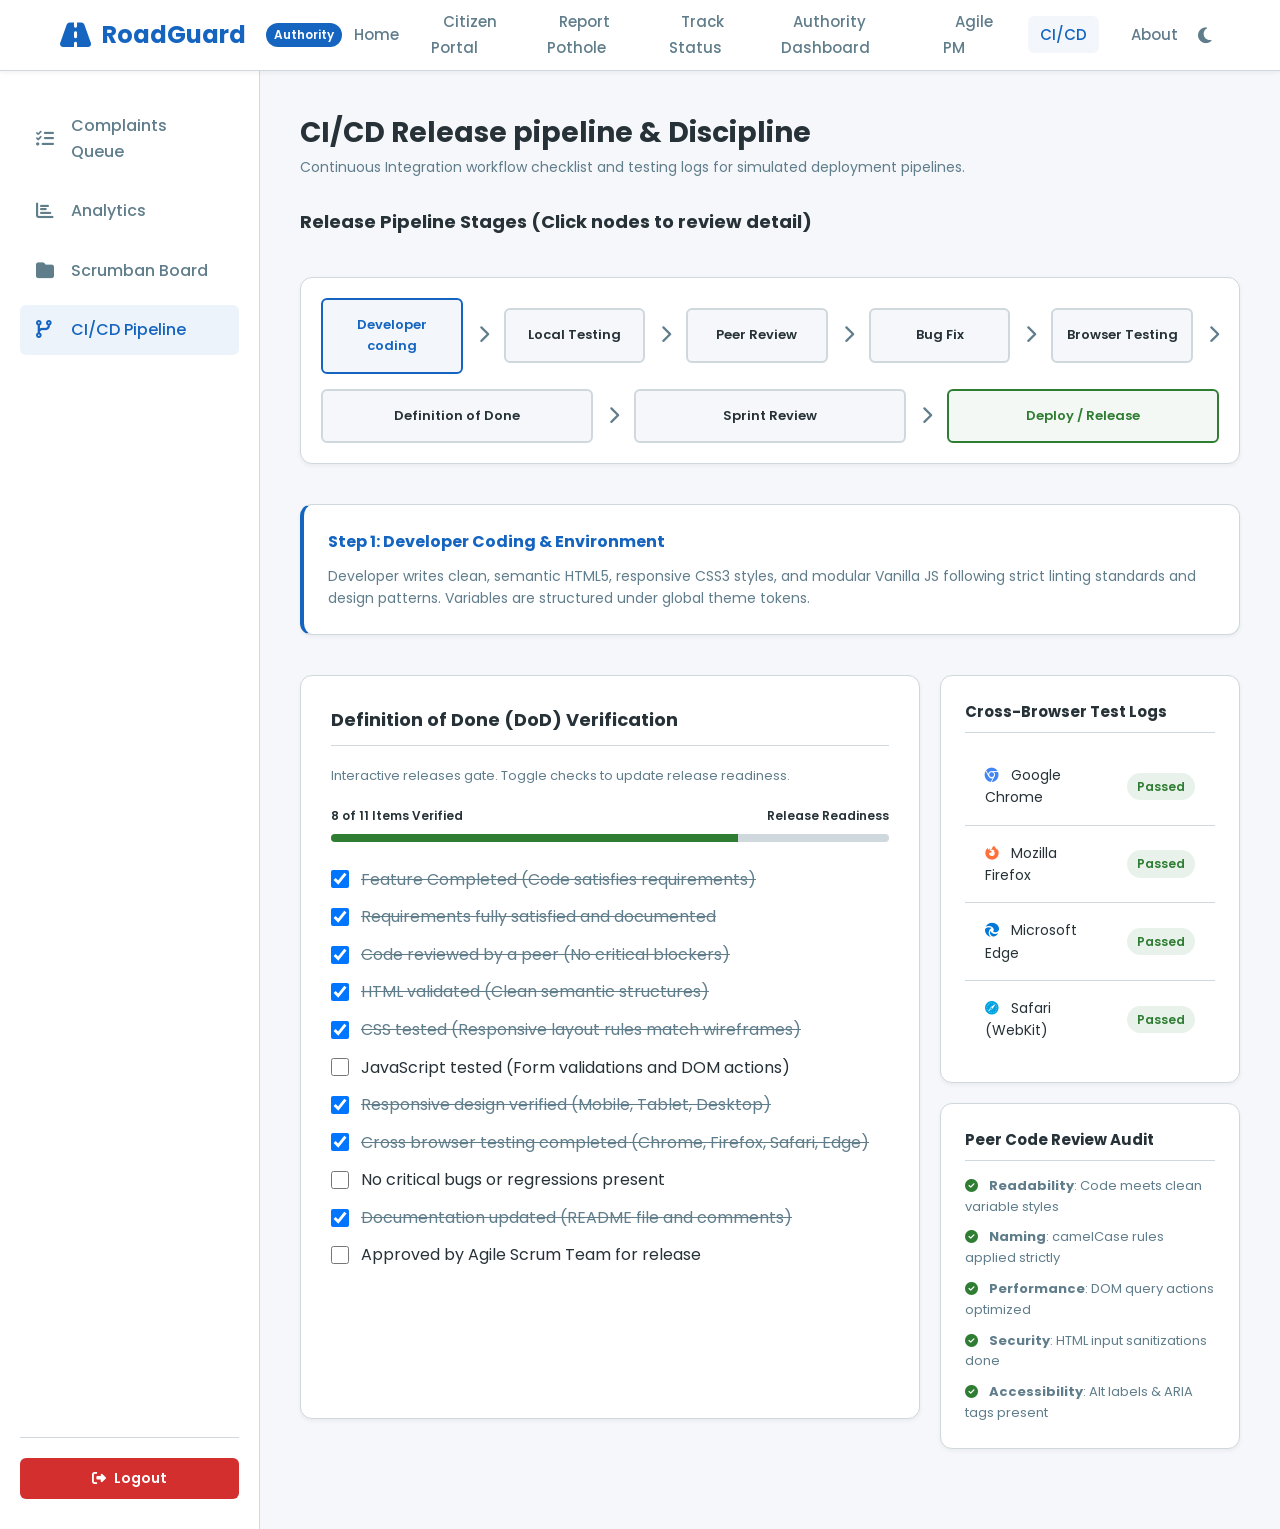
<file: cicd.html>
<!DOCTYPE html>
<html lang="en">
<head>
    <meta charset="UTF-8">
    <meta name="viewport" content="width=device-width, initial-scale=1.0">
    <title>CI/CD Workflow - RoadGuard</title>
    <link rel="stylesheet" href="https://cdnjs.cloudflare.com/ajax/libs/font-awesome/6.4.0/css/all.min.css">
    <link rel="stylesheet" href="css/style.css">
</head>
<body>

    <!-- Header Navigation -->
    <header>
        <div class="container navbar">
            <a href="index.html" class="logo">
                <i class="fas fa-road"></i> RoadGuard <span style="font-size: 12px; font-weight:600; background-color: var(--primary-color); color: #FFF; padding: 2px 8px; border-radius: 20px; margin-left: 10px;">Authority</span>
            </a>
            <nav>
                <ul class="nav-menu" id="nav-menu">
                    <li><a href="index.html" class="nav-link">Home</a></li>
                    <li><a href="citizen-dashboard.html" class="nav-link">Citizen Portal</a></li>
                    <li><a href="report-pothole.html" class="nav-link">Report Pothole</a></li>
                    <li><a href="track-status.html" class="nav-link">Track Status</a></li>
                    <li><a href="authority-dashboard.html" class="nav-link">Authority Dashboard</a></li>
                    <li><a href="agile-management.html" class="nav-link">Agile PM</a></li>
                    <li><a href="cicd.html" class="nav-link active">CI/CD</a></li>
                    <li><a href="about.html" class="nav-link">About</a></li>
                </ul>
            </nav>
            <div class="nav-actions">
                <button id="theme-toggle" class="theme-toggle-btn" title="Toggle Theme">
                    <i class="fas fa-moon"></i>
                </button>
                <button class="hamburger" id="hamburger-menu" aria-label="Toggle Menu">
                    <span></span>
                    <span></span>
                    <span></span>
                </button>
            </div>
        </div>
    </header>

    <div class="dashboard-layout">
        <!-- Sidebar Navigation -->
        <aside class="sidebar">
            <ul class="sidebar-menu">
                <li>
                    <a href="authority-dashboard.html" class="sidebar-link">
                        <i class="fas fa-tasks"></i> Complaints Queue
                    </a>
                </li>
                <li>
                    <a href="analytics.html" class="sidebar-link">
                        <i class="fas fa-chart-bar"></i> Analytics
                    </a>
                </li>
                <li>
                    <a href="agile-management.html" class="sidebar-link">
                        <i class="fas fa-folder"></i> Scrumban Board
                    </a>
                </li>
                <li>
                    <a href="cicd.html" class="sidebar-link active">
                        <i class="fas fa-code-branch"></i> CI/CD Pipeline
                    </a>
                </li>
            </ul>
            <div class="sidebar-footer">
                <button class="btn btn-danger" style="width: 100%;" onclick="Auth.logout()">
                    <i class="fas fa-sign-out-alt"></i> Logout
                </button>
            </div>
        </aside>

        <!-- Main Body -->
        <main class="main-content">
            <div class="content-header">
                <div>
                    <h2>CI/CD Release pipeline & Discipline</h2>
                    <p>Continuous Integration workflow checklist and testing logs for simulated deployment pipelines.</p>
                </div>
            </div>

            <!-- Pipeline Interactive Display -->
            <div class="content-header" style="margin-bottom: 10px;">
                <h3 style="font-size: 18px; font-weight:700;">Release Pipeline Stages (Click nodes to review detail)</h3>
            </div>
            
            <div class="cicd-pipeline">
                <div class="pipeline-node active" data-stage="developer">Developer coding</div>
                <div class="pipeline-arrow"><i class="fas fa-chevron-right"></i></div>
                <div class="pipeline-node" data-stage="testing">Local Testing</div>
                <div class="pipeline-arrow"><i class="fas fa-chevron-right"></i></div>
                <div class="pipeline-node" data-stage="review">Peer Review</div>
                <div class="pipeline-arrow"><i class="fas fa-chevron-right"></i></div>
                <div class="pipeline-node" data-stage="bugfix">Bug Fix</div>
                <div class="pipeline-arrow"><i class="fas fa-chevron-right"></i></div>
                <div class="pipeline-node" data-stage="browser">Browser Testing</div>
                <div class="pipeline-arrow"><i class="fas fa-chevron-right"></i></div>
                <div class="pipeline-node" data-stage="dod">Definition of Done</div>
                <div class="pipeline-arrow"><i class="fas fa-chevron-right"></i></div>
                <div class="pipeline-node" data-stage="sprintreview">Sprint Review</div>
                <div class="pipeline-arrow"><i class="fas fa-chevron-right"></i></div>
                <div class="pipeline-node success" data-stage="release">Deploy / Release</div>
            </div>

            <!-- Detail panel for selected pipeline stage -->
            <div class="dashboard-card" id="pipeline-detail-box" style="margin-bottom: 40px; border-left: 4px solid var(--primary-color);">
                <h4 id="pipeline-detail-title" style="font-size: 16px; font-weight:700; margin-bottom: 10px; color: var(--primary-color);">Loading stage information...</h4>
                <p id="pipeline-detail-desc" style="font-size: 14px; color: var(--text-muted);">Please select a node above to inspect pipeline controls.</p>
            </div>

            <!-- Definition of Done Checklist section -->
            <div class="dashboard-grid">
                <div class="checklist-card" style="grid-column: span 2;">
                    <div class="checklist-title">Definition of Done (DoD) Verification</div>
                    <p style="font-size: 13px; color: var(--text-muted); margin-bottom: 20px;">
                        Interactive releases gate. Toggle checks to update release readiness.
                    </p>
                    
                    <!-- Progress Bar for DoD -->
                    <div style="margin-bottom: 25px;">
                        <div style="display:flex; justify-content:space-between; font-size:12px; font-weight:600; margin-bottom: 8px;">
                            <span id="dod-progress-count">0 of 11 Verified</span>
                            <span>Release Readiness</span>
                        </div>
                        <div style="width:100%; height:8px; background-color:var(--border-color); border-radius:10px; overflow:hidden;">
                            <div id="dod-progress-fill" style="width:0%; height:100%; background-color:var(--success-color); transition: width 0.4s ease;"></div>
                        </div>
                    </div>

                    <!-- Checklist Container -->
                    <div id="dod-checklist-container">
                        <!-- Rendered by js/cicd.js -->
                    </div>
                </div>

                <!-- Right Side: QA & Peer Review lists -->
                <div style="display: flex; flex-direction: column; gap: 20px;">
                    
                    <!-- Cross Browser Results -->
                    <div class="dashboard-card">
                        <h4 style="font-weight: 700; font-size: 15px; border-bottom: 1px solid var(--border-color); padding-bottom: 8px; margin-bottom: 15px;">Cross-Browser Test Logs</h4>
                        <table style="width: 100%; font-size:13px;">
                            <tbody>
                                <tr>
                                    <td><i class="fab fa-chrome" style="color: #4285F4; margin-right: 8px;"></i> Google Chrome</td>
                                    <td><span class="badge badge-completed">Passed</span></td>
                                </tr>
                                <tr>
                                    <td><i class="fab fa-firefox-browser" style="color: #FF7139; margin-right: 8px;"></i> Mozilla Firefox</td>
                                    <td><span class="badge badge-completed">Passed</span></td>
                                </tr>
                                <tr>
                                    <td><i class="fab fa-edge" style="color: #0078D7; margin-right: 8px;"></i> Microsoft Edge</td>
                                    <td><span class="badge badge-completed">Passed</span></td>
                                </tr>
                                <tr>
                                    <td><i class="fab fa-safari" style="color: #00A3E0; margin-right: 8px;"></i> Safari (WebKit)</td>
                                    <td><span class="badge badge-completed">Passed</span></td>
                                </tr>
                            </tbody>
                        </table>
                    </div>

                    <!-- Peer Review Guidelines -->
                    <div class="dashboard-card">
                        <h4 style="font-weight: 700; font-size: 15px; border-bottom: 1px solid var(--border-color); padding-bottom: 8px; margin-bottom: 15px;">Peer Code Review Audit</h4>
                        <ul style="list-style: none; font-size: 13px; color: var(--text-muted); display:flex; flex-direction:column; gap:10px;">
                            <li><i class="fas fa-check-circle" style="color:var(--success-color); margin-right: 8px;"></i> <strong>Readability</strong>: Code meets clean variable styles</li>
                            <li><i class="fas fa-check-circle" style="color:var(--success-color); margin-right: 8px;"></i> <strong>Naming</strong>: camelCase rules applied strictly</li>
                            <li><i class="fas fa-check-circle" style="color:var(--success-color); margin-right: 8px;"></i> <strong>Performance</strong>: DOM query actions optimized</li>
                            <li><i class="fas fa-check-circle" style="color:var(--success-color); margin-right: 8px;"></i> <strong>Security</strong>: HTML input sanitizations done</li>
                            <li><i class="fas fa-check-circle" style="color:var(--success-color); margin-right: 8px;"></i> <strong>Accessibility</strong>: Alt labels & ARIA tags present</li>
                        </ul>
                    </div>

                </div>
            </div>
        </main>
    </div>

    <!-- App Scripts -->
    <script src="js/reports.js"></script>
    <script src="js/app.js"></script>
    <script src="js/auth.js"></script>
    <script src="js/cicd.js"></script>
</body>
</html>
</file>
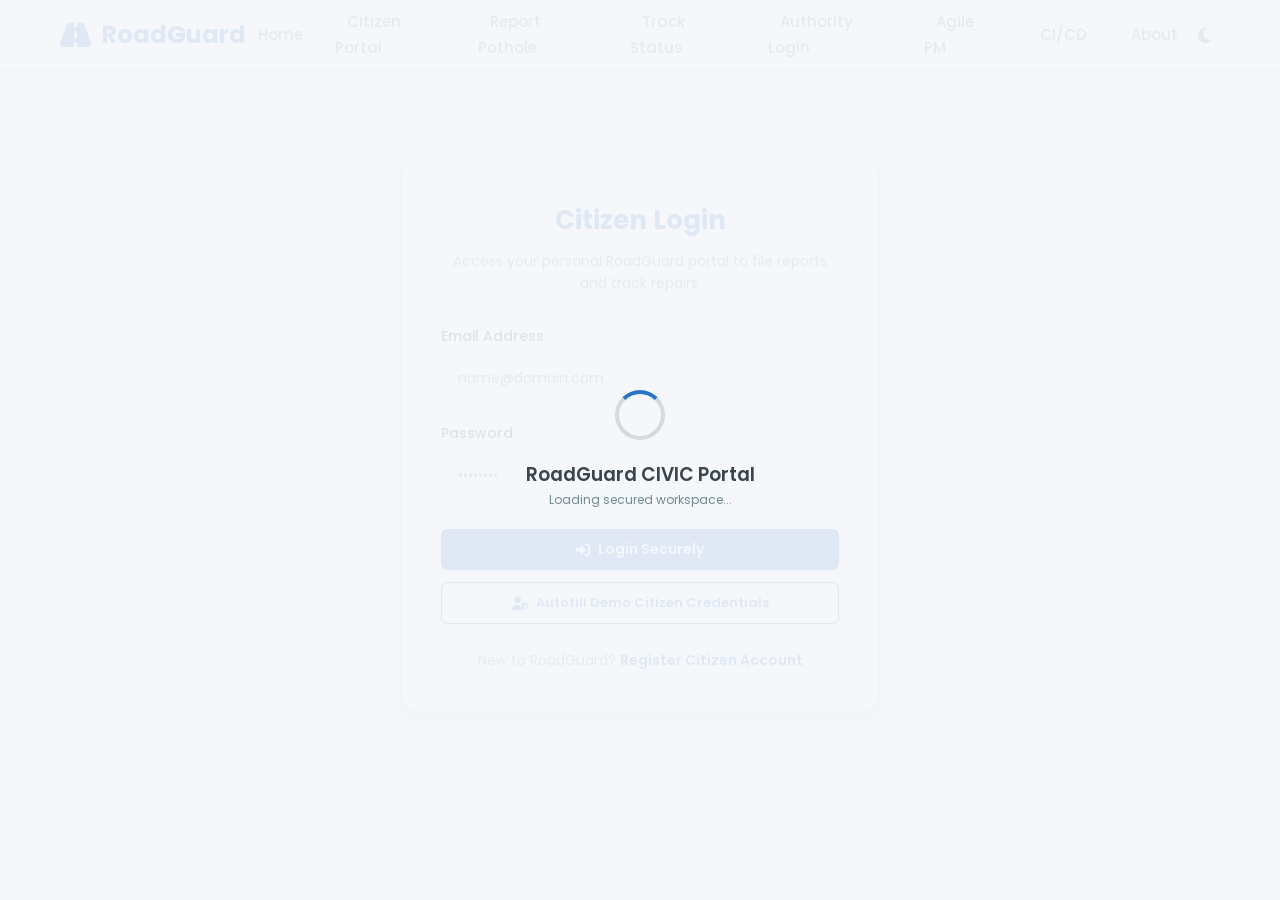
<file: citizen-dashboard.html>
<!DOCTYPE html>
<html lang="en">
<head>
    <meta charset="UTF-8">
    <meta name="viewport" content="width=device-width, initial-scale=1.0">
    <title>Citizen Dashboard - RoadGuard</title>
    <link rel="stylesheet" href="https://cdnjs.cloudflare.com/ajax/libs/font-awesome/6.4.0/css/all.min.css">
    <link rel="stylesheet" href="css/style.css">
</head>
<body>

    <!-- Header Navigation -->
    <header>
        <div class="container navbar">
            <a href="index.html" class="logo">
                <i class="fas fa-road"></i> RoadGuard
            </a>
            <nav>
                <ul class="nav-menu" id="nav-menu">
                    <li><a href="index.html" class="nav-link">Home</a></li>
                    <li><a href="citizen-dashboard.html" class="nav-link active">Citizen Portal</a></li>
                    <li><a href="report-pothole.html" class="nav-link">Report Pothole</a></li>
                    <li><a href="track-status.html" class="nav-link">Track Status</a></li>
                    <li><a href="authority-login.html" class="nav-link">Authority Login</a></li>
                    <li><a href="agile-management.html" class="nav-link">Agile PM</a></li>
                    <li><a href="cicd.html" class="nav-link">CI/CD</a></li>
                    <li><a href="about.html" class="nav-link">About</a></li>
                </ul>
            </nav>
            <div class="nav-actions">
                <button id="theme-toggle" class="theme-toggle-btn" title="Toggle Theme">
                    <i class="fas fa-moon"></i>
                </button>
                <button class="hamburger" id="hamburger-menu" aria-label="Toggle Menu">
                    <span></span>
                    <span></span>
                    <span></span>
                </button>
            </div>
        </div>
    </header>

    <!-- Main Workspace with Sidebar -->
    <div class="dashboard-layout">
        <!-- Sidebar Navigation -->
        <aside class="sidebar">
            <ul class="sidebar-menu">
                <li>
                    <a href="citizen-dashboard.html" class="sidebar-link active">
                        <i class="fas fa-chart-line"></i> Dashboard
                    </a>
                </li>
                <li>
                    <a href="report-pothole.html" class="sidebar-link">
                        <i class="fas fa-camera"></i> Report Pothole
                    </a>
                </li>
                <li>
                    <a href="track-status.html" class="sidebar-link">
                        <i class="fas fa-route"></i> Track Status
                    </a>
                </li>
                <li>
                    <a href="about.html" class="sidebar-link">
                        <i class="fas fa-info-circle"></i> Info & Guidelines
                    </a>
                </li>
            </ul>
            
            <div class="sidebar-footer">
                <button class="btn btn-danger" style="width: 100%;" onclick="Auth.logout()">
                    <i class="fas fa-sign-out-alt"></i> Logout
                </button>
            </div>
        </aside>

        <!-- Main Panel Body -->
        <main class="main-content">
            <div class="content-header">
                <div>
                    <h2>Welcome, <span id="welcome-name">Citizen</span>!</h2>
                    <p>Track your submitted pothole reports and file new complaints.</p>
                </div>
                <div style="display: flex; gap: 10px;">
                    <a href="report-pothole.html" class="btn btn-primary">
                        <i class="fas fa-plus"></i> Report Pothole
                    </a>
                    <a href="track-status.html" class="btn btn-secondary">
                        <i class="fas fa-search"></i> Search ID
                    </a>
                </div>
            </div>

            <!-- Citizen Personal Stats Counter -->
            <div class="dashboard-grid">
                <div class="dashboard-card">
                    <h3 style="font-size:32px; font-weight:700; color:var(--primary-color);" id="count-total">0</h3>
                    <p style="font-size:13px; color:var(--text-muted); font-weight:600;">MY TOTAL REPORTS</p>
                </div>
                <div class="dashboard-card">
                    <h3 style="font-size:32px; font-weight:700; color:var(--warning-color);" id="count-pending">0</h3>
                    <p style="font-size:13px; color:var(--text-muted); font-weight:600;">ACTIVE / PENDING REPAIRS</p>
                </div>
                <div class="dashboard-card">
                    <h3 style="font-size:32px; font-weight:700; color:var(--success-color);" id="count-completed">0</h3>
                    <p style="font-size:13px; color:var(--text-muted); font-weight:600;">COMPLETED / RESOLVED</p>
                </div>
            </div>

            <!-- Table section -->
            <div class="content-header" style="margin-bottom: 15px; margin-top: 20px;">
                <h3 style="font-size: 20px; font-weight: 700;">My Pothole Reports</h3>
            </div>

            <div class="table-responsive">
                <table>
                    <thead>
                        <tr>
                            <th>Complaint ID</th>
                            <th>Title / Summary</th>
                            <th>Road & Landmark</th>
                            <th>Severity</th>
                            <th>Current Status</th>
                            <th>Actions</th>
                        </tr>
                    </thead>
                    <tbody id="citizen-reports-tbody">
                        <!-- Filled dynamically by js/dashboard.js -->
                    </tbody>
                </table>
            </div>
        </main>
    </div>

    <!-- App Scripts -->
    <script src="js/reports.js"></script>
    <script src="js/app.js"></script>
    <script src="js/auth.js"></script>
    <script src="js/dashboard.js"></script>
</body>
</html>
</file>
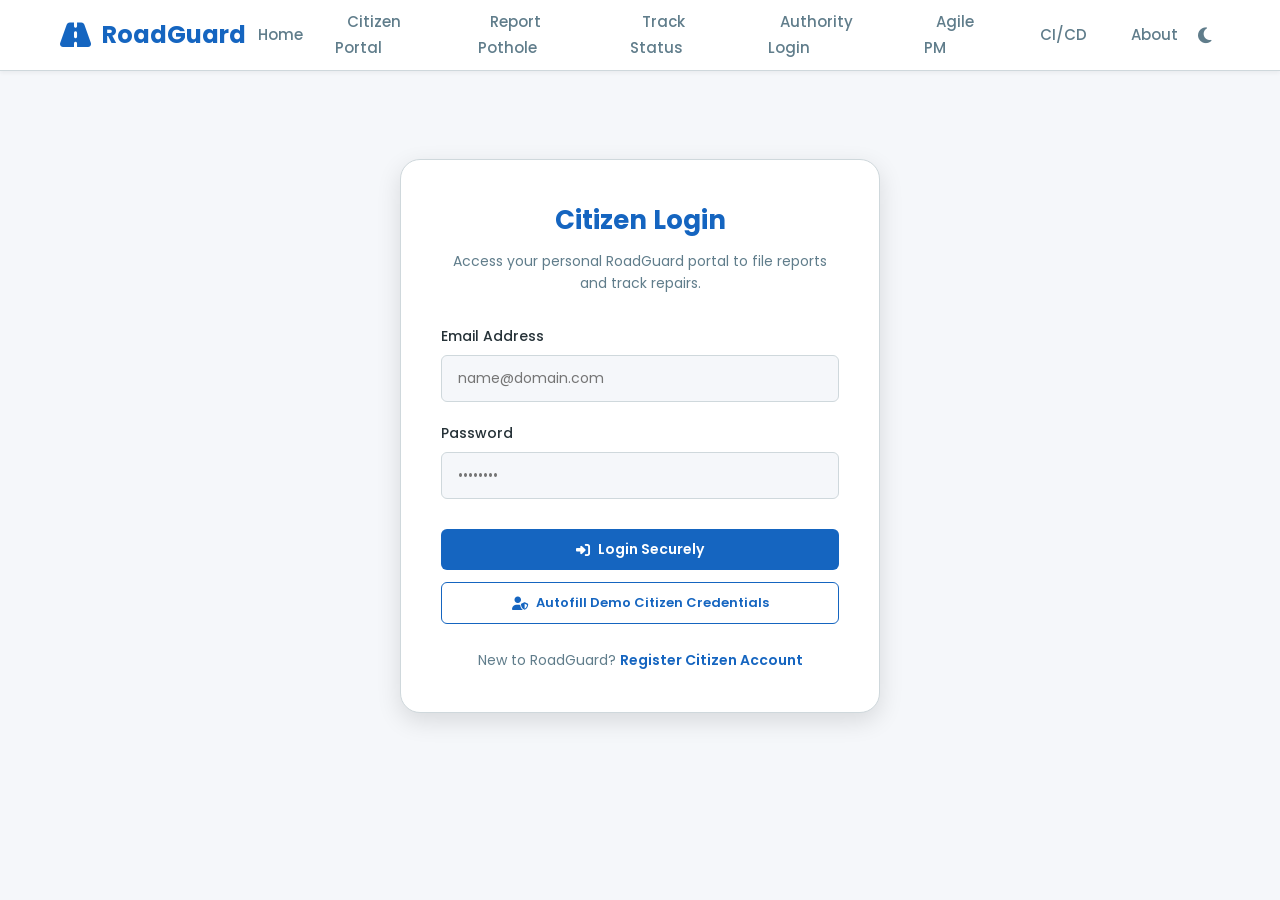
<file: citizen-login.html>
<!DOCTYPE html>
<html lang="en">
<head>
    <meta charset="UTF-8">
    <meta name="viewport" content="width=device-width, initial-scale=1.0">
    <title>Citizen Login - RoadGuard</title>
    <link rel="stylesheet" href="https://cdnjs.cloudflare.com/ajax/libs/font-awesome/6.4.0/css/all.min.css">
    <link rel="stylesheet" href="css/style.css">
</head>
<body>

    <!-- Header Navigation -->
    <header>
        <div class="container navbar">
            <a href="index.html" class="logo">
                <i class="fas fa-road"></i> RoadGuard
            </a>
            <nav>
                <ul class="nav-menu" id="nav-menu">
                    <li><a href="index.html" class="nav-link">Home</a></li>
                    <li><a href="citizen-dashboard.html" class="nav-link active">Citizen Portal</a></li>
                    <li><a href="report-pothole.html" class="nav-link">Report Pothole</a></li>
                    <li><a href="track-status.html" class="nav-link">Track Status</a></li>
                    <li><a href="authority-login.html" class="nav-link">Authority Login</a></li>
                    <li><a href="agile-management.html" class="nav-link">Agile PM</a></li>
                    <li><a href="cicd.html" class="nav-link">CI/CD</a></li>
                    <li><a href="about.html" class="nav-link">About</a></li>
                </ul>
            </nav>
            <div class="nav-actions">
                <button id="theme-toggle" class="theme-toggle-btn" title="Toggle Theme">
                    <i class="fas fa-moon"></i>
                </button>
                <button class="hamburger" id="hamburger-menu" aria-label="Toggle Menu">
                    <span></span>
                    <span></span>
                    <span></span>
                </button>
            </div>
        </div>
    </header>

    <!-- Auth Card Wrapper -->
    <div class="auth-wrapper">
        <div class="auth-card">
            <div class="auth-header">
                <h2>Citizen Login</h2>
                <p>Access your personal RoadGuard portal to file reports and track repairs.</p>
            </div>

            <form id="citizen-login-form">
                <div class="form-group">
                    <label for="email">Email Address</label>
                    <input type="email" id="email" class="form-control" placeholder="name@domain.com" required>
                </div>

                <div class="form-group">
                    <label for="password">Password</label>
                    <input type="password" id="password" class="form-control" placeholder="••••••••" required>
                </div>

                <button type="submit" class="btn btn-primary" style="width: 100%; margin-top: 10px;">
                    <i class="fas fa-sign-in-alt"></i> Login Securely
                </button>

                <button type="button" id="autofill-btn" class="btn btn-secondary" style="width: 100%; margin-top: 12px; font-size:13px;">
                    <i class="fas fa-user-shield"></i> Autofill Demo Citizen Credentials
                </button>
            </form>

            <div class="auth-footer">
                <p>New to RoadGuard? <a href="citizen-register.html">Register Citizen Account</a></p>
            </div>
        </div>
    </div>

    <!-- App Scripts -->
    <script src="js/reports.js"></script>
    <script src="js/app.js"></script>
    <script src="js/auth.js"></script>
    <script>
        document.addEventListener('DOMContentLoaded', () => {
            // Autofill Demo account click
            const autofillBtn = document.getElementById('autofill-btn');
            if (autofillBtn) {
                autofillBtn.addEventListener('click', () => {
                    document.getElementById('email').value = 'citizen@gmail.com';
                    document.getElementById('password').value = '123456';
                    showToast('Demo credentials autofilled!', 'info');
                });
            }

            // Handle submission
            const form = document.getElementById('citizen-login-form');
            if (form) {
                form.addEventListener('submit', (e) => {
                    e.preventDefault();
                    const email = document.getElementById('email').value.trim();
                    const password = document.getElementById('password').value;

                    const res = Auth.loginCitizen(email, password);
                    if (res.success) {
                        showToast('Login successful! Loading dashboard...', 'success');
                        setTimeout(() => {
                            window.location.href = 'citizen-dashboard.html';
                        }, 1000);
                    } else {
                        showToast(res.message, 'danger');
                    }
                });
            }
        });
    </script>
</body>
</html>
</file>
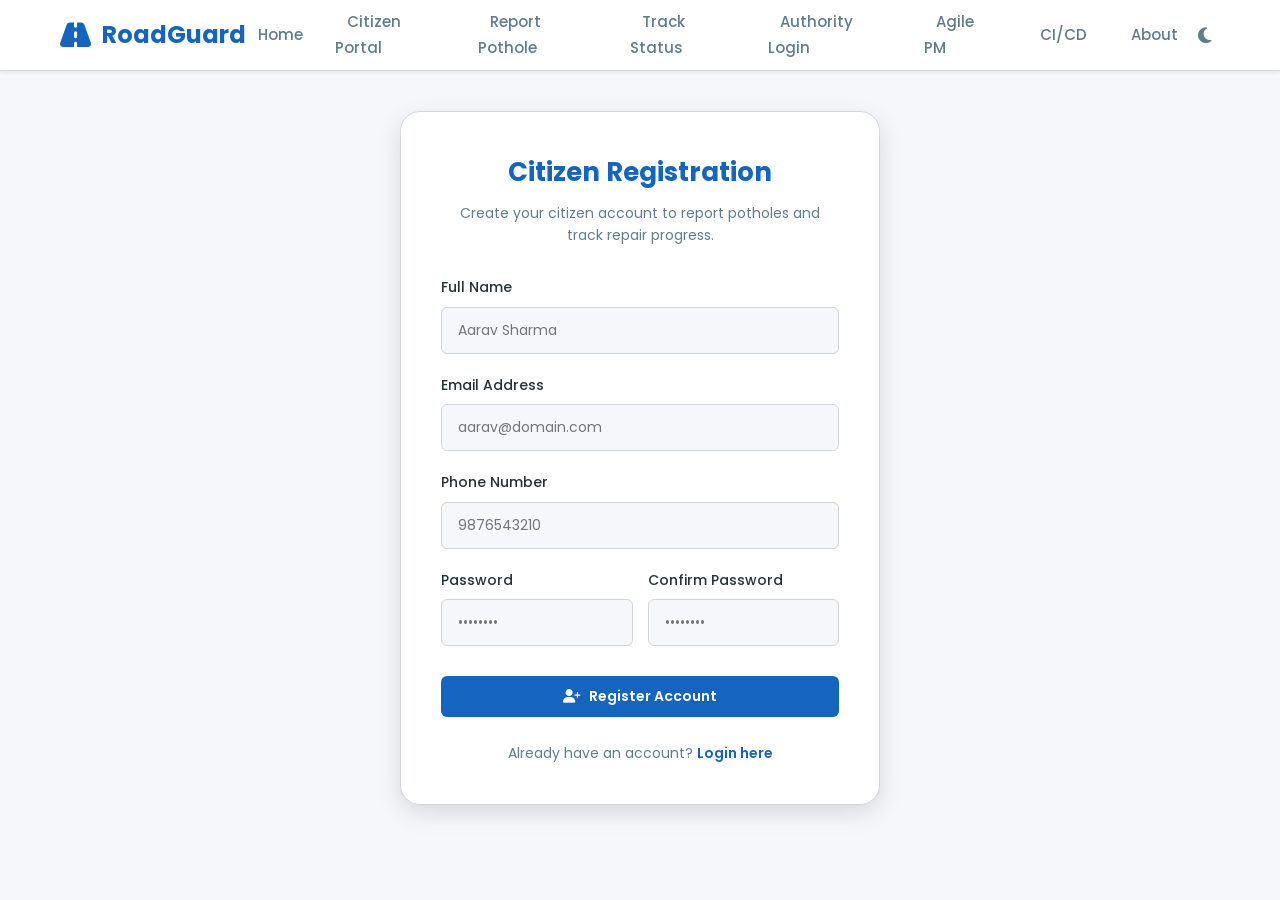
<file: citizen-register.html>
<!DOCTYPE html>
<html lang="en">
<head>
    <meta charset="UTF-8">
    <meta name="viewport" content="width=device-width, initial-scale=1.0">
    <title>Citizen Registration - RoadGuard</title>
    <link rel="stylesheet" href="https://cdnjs.cloudflare.com/ajax/libs/font-awesome/6.4.0/css/all.min.css">
    <link rel="stylesheet" href="css/style.css">
</head>
<body>

    <!-- Header Navigation -->
    <header>
        <div class="container navbar">
            <a href="index.html" class="logo">
                <i class="fas fa-road"></i> RoadGuard
            </a>
            <nav>
                <ul class="nav-menu" id="nav-menu">
                    <li><a href="index.html" class="nav-link">Home</a></li>
                    <li><a href="citizen-dashboard.html" class="nav-link active">Citizen Portal</a></li>
                    <li><a href="report-pothole.html" class="nav-link">Report Pothole</a></li>
                    <li><a href="track-status.html" class="nav-link">Track Status</a></li>
                    <li><a href="authority-login.html" class="nav-link">Authority Login</a></li>
                    <li><a href="agile-management.html" class="nav-link">Agile PM</a></li>
                    <li><a href="cicd.html" class="nav-link">CI/CD</a></li>
                    <li><a href="about.html" class="nav-link">About</a></li>
                </ul>
            </nav>
            <div class="nav-actions">
                <button id="theme-toggle" class="theme-toggle-btn" title="Toggle Theme">
                    <i class="fas fa-moon"></i>
                </button>
                <button class="hamburger" id="hamburger-menu" aria-label="Toggle Menu">
                    <span></span>
                    <span></span>
                    <span></span>
                </button>
            </div>
        </div>
    </header>

    <!-- Auth Card Wrapper -->
    <div class="auth-wrapper">
        <div class="auth-card">
            <div class="auth-header">
                <h2>Citizen Registration</h2>
                <p>Create your citizen account to report potholes and track repair progress.</p>
            </div>

            <form id="citizen-register-form">
                <div class="form-group">
                    <label for="reg-name">Full Name</label>
                    <input type="text" id="reg-name" class="form-control" placeholder="Aarav Sharma" required>
                </div>

                <div class="form-group">
                    <label for="reg-email">Email Address</label>
                    <input type="email" id="reg-email" class="form-control" placeholder="aarav@domain.com" required>
                </div>

                <div class="form-group">
                    <label for="reg-phone">Phone Number</label>
                    <input type="tel" id="reg-phone" class="form-control" placeholder="9876543210" pattern="[6-9][0-9]{9}" title="Please enter a valid 10-digit Indian mobile number" required>
                </div>

                <div class="form-row">
                    <div class="form-group">
                        <label for="reg-password">Password</label>
                        <input type="password" id="reg-password" class="form-control" placeholder="••••••••" minlength="6" required>
                    </div>
                    <div class="form-group">
                        <label for="reg-confirm">Confirm Password</label>
                        <input type="password" id="reg-confirm" class="form-control" placeholder="••••••••" minlength="6" required>
                    </div>
                </div>

                <button type="submit" class="btn btn-primary" style="width: 100%; margin-top: 10px;">
                    <i class="fas fa-user-plus"></i> Register Account
                </button>
            </form>

            <div class="auth-footer">
                <p>Already have an account? <a href="citizen-login.html">Login here</a></p>
            </div>
        </div>
    </div>

    <!-- App Scripts -->
    <script src="js/reports.js"></script>
    <script src="js/app.js"></script>
    <script src="js/auth.js"></script>
    <script>
        document.addEventListener('DOMContentLoaded', () => {
            const form = document.getElementById('citizen-register-form');
            if (form) {
                form.addEventListener('submit', (e) => {
                    e.preventDefault();

                    const name = document.getElementById('reg-name').value.trim();
                    const email = document.getElementById('reg-email').value.trim();
                    const phone = document.getElementById('reg-phone').value.trim();
                    const password = document.getElementById('reg-password').value;
                    const confirm = document.getElementById('reg-confirm').value;

                    // Password Mismatch verification
                    if (password !== confirm) {
                        showToast('Passwords do not match. Please re-type.', 'danger');
                        return;
                    }

                    const res = Auth.registerCitizen(name, email, phone, password);
                    if (res.success) {
                        showToast('Registration successful! Redirecting to dashboard...', 'success');
                        setTimeout(() => {
                            window.location.href = 'citizen-dashboard.html';
                        }, 1200);
                    } else {
                        showToast(res.message, 'danger');
                    }
                });
            }
        });
    </script>
</body>
</html>
</file>
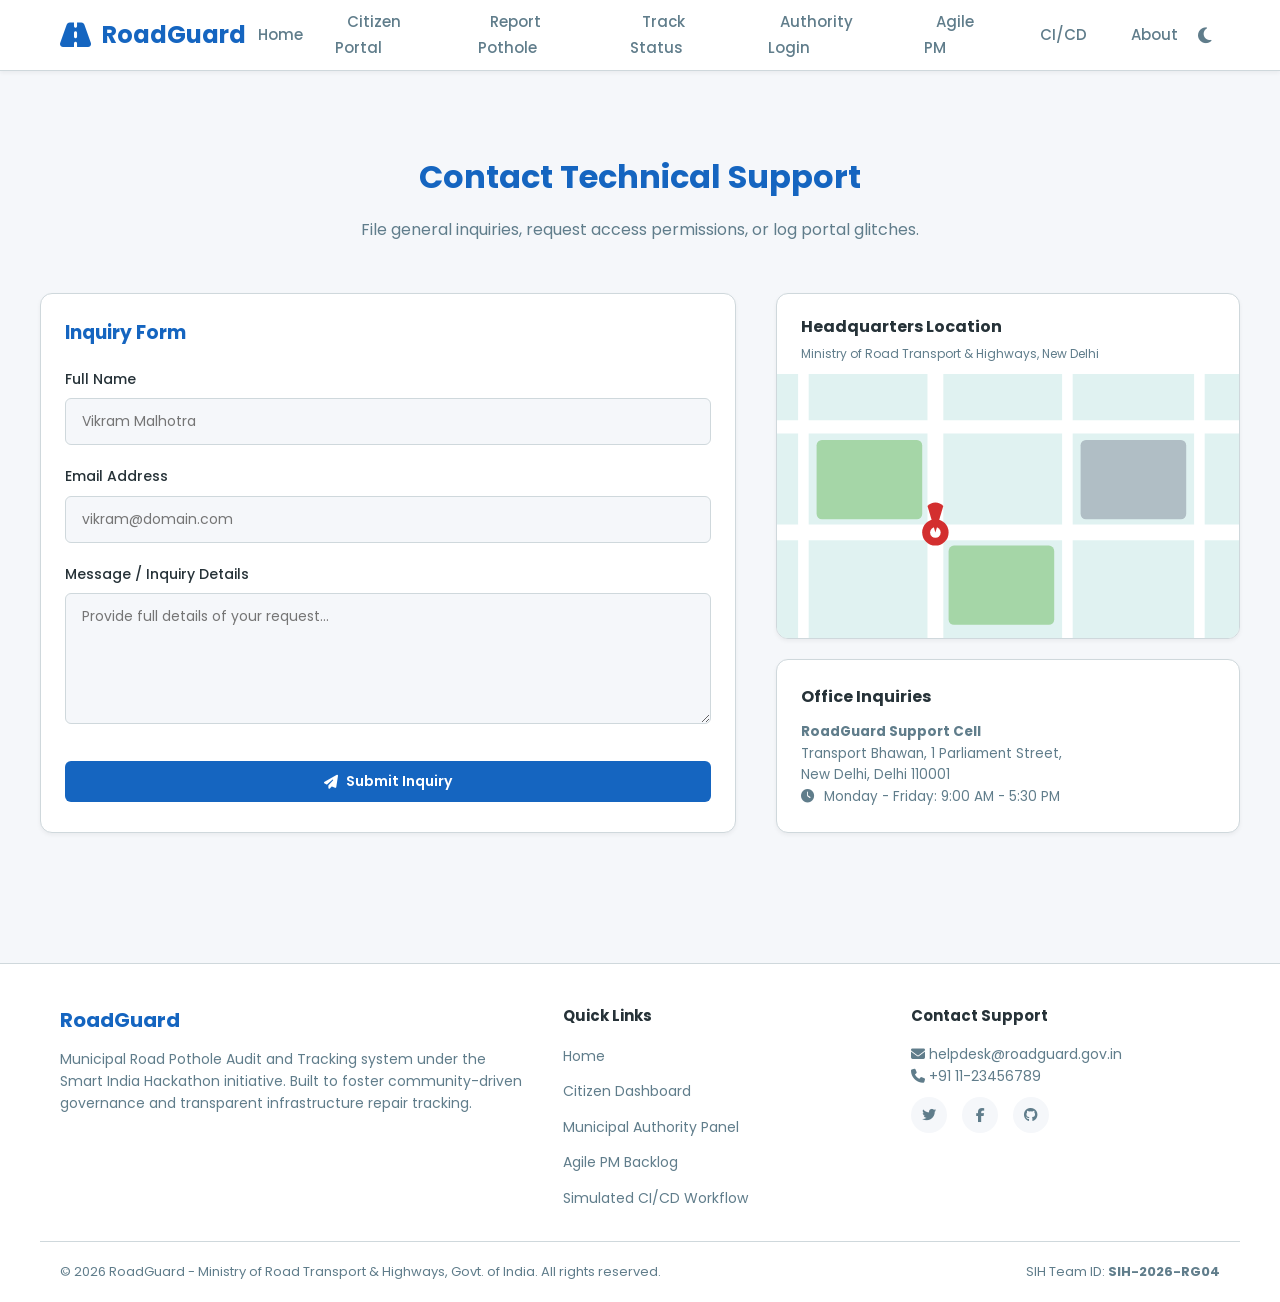
<file: contact.html>
<!DOCTYPE html>
<html lang="en">
<head>
    <meta charset="UTF-8">
    <meta name="viewport" content="width=device-width, initial-scale=1.0">
    <title>Contact RoadGuard - Support & Assistance</title>
    <link rel="stylesheet" href="https://cdnjs.cloudflare.com/ajax/libs/font-awesome/6.4.0/css/all.min.css">
    <link rel="stylesheet" href="css/style.css">
</head>
<body>

    <!-- Header Navigation -->
    <header>
        <div class="container navbar">
            <a href="index.html" class="logo">
                <i class="fas fa-road"></i> RoadGuard
            </a>
            <nav>
                <ul class="nav-menu" id="nav-menu">
                    <li><a href="index.html" class="nav-link">Home</a></li>
                    <li><a href="citizen-dashboard.html" class="nav-link">Citizen Portal</a></li>
                    <li><a href="report-pothole.html" class="nav-link">Report Pothole</a></li>
                    <li><a href="track-status.html" class="nav-link">Track Status</a></li>
                    <li><a href="authority-login.html" class="nav-link">Authority Login</a></li>
                    <li><a href="agile-management.html" class="nav-link">Agile PM</a></li>
                    <li><a href="cicd.html" class="nav-link">CI/CD</a></li>
                    <li><a href="about.html" class="nav-link">About</a></li>
                </ul>
            </nav>
            <div class="nav-actions">
                <button id="theme-toggle" class="theme-toggle-btn" title="Toggle Theme">
                    <i class="fas fa-moon"></i>
                </button>
                <button class="hamburger" id="hamburger-menu" aria-label="Toggle Menu">
                    <span></span>
                    <span></span>
                    <span></span>
                </button>
            </div>
        </div>
    </header>

    <!-- Main Content Section -->
    <div class="container section">
        <div class="section-header">
            <h2>Contact Technical Support</h2>
            <p>File general inquiries, request access permissions, or log portal glitches.</p>
        </div>

        <div class="about-grid">
            
            <!-- Contact Form Card -->
            <div class="dashboard-card">
                <form id="contact-form">
                    <h3 style="margin-bottom: 20px; font-weight:700; color:var(--primary-color);">Inquiry Form</h3>
                    
                    <div class="form-group">
                        <label for="contact-name">Full Name</label>
                        <input type="text" id="contact-name" class="form-control" placeholder="Vikram Malhotra" required>
                    </div>

                    <div class="form-group">
                        <label for="contact-email">Email Address</label>
                        <input type="email" id="contact-email" class="form-control" placeholder="vikram@domain.com" required>
                    </div>

                    <div class="form-group">
                        <label for="contact-msg">Message / Inquiry Details</label>
                        <textarea id="contact-msg" class="form-control" rows="5" placeholder="Provide full details of your request..." required></textarea>
                    </div>

                    <button type="submit" class="btn btn-primary" style="width: 100%; margin-top: 10px;">
                        <i class="fas fa-paper-plane"></i> Submit Inquiry
                    </button>
                </form>
            </div>

            <!-- Styled Map Placeholder card -->
            <div style="display: flex; flex-direction: column; gap: 20px;">
                <div class="dashboard-card" style="padding: 0; overflow:hidden; border: 1px solid var(--border-color);">
                    <!-- Title -->
                    <div style="padding: 20px 24px 10px 24px;">
                        <h4 style="font-weight: 700; margin-bottom: 5px;">Headquarters Location</h4>
                        <p style="font-size: 12px; color:var(--text-muted);">Ministry of Road Transport & Highways, New Delhi</p>
                    </div>
                    
                    <!-- Simulated Map SVG -->
                    <svg viewBox="0 0 350 200" xmlns="http://www.w3.org/2000/svg" style="background-color: #e0f2f1; width:100%; display:block;">
                        <!-- Grid paths for streets -->
                        <line x1="20" y1="0" x2="20" y2="200" stroke="#FFF" stroke-width="8"/>
                        <line x1="120" y1="0" x2="120" y2="200" stroke="#FFF" stroke-width="12"/>
                        <line x1="220" y1="0" x2="220" y2="200" stroke="#FFF" stroke-width="8"/>
                        <line x1="320" y1="0" x2="320" y2="200" stroke="#FFF" stroke-width="8"/>

                        <line x1="0" y1="40" x2="350" y2="40" stroke="#FFF" stroke-width="10"/>
                        <line x1="0" y1="120" x2="350" y2="120" stroke="#FFF" stroke-width="12"/>

                        <!-- Parks / Plots -->
                        <rect x="30" y="50" width="80" height="60" fill="#a5d6a7" rx="4"/>
                        <rect x="230" y="50" width="80" height="60" fill="#b0bec5" rx="4"/>
                        <rect x="130" y="130" width="80" height="60" fill="#a5d6a7" rx="4"/>

                        <!-- Pin indicator -->
                        <circle cx="120" cy="120" r="10" fill="#D32F2F"/>
                        <circle cx="120" cy="120" r="4" fill="#FFF"/>
                        <path d="M 120 120 L 114 100 A 8 8 0 0 1 126 100 Z" fill="#D32F2F"/>
                    </svg>
                </div>

                <!-- Office Contact info card -->
                <div class="dashboard-card">
                    <h4 style="font-weight: 700; margin-bottom: 12px;">Office Inquiries</h4>
                    <p style="font-size: 13.5px; color: var(--text-muted); line-height: 1.6;">
                        <strong>RoadGuard Support Cell</strong><br>
                        Transport Bhawan, 1 Parliament Street,<br>
                        New Delhi, Delhi 110001<br>
                        <i class="fas fa-clock" style="margin-right: 5px;"></i> Monday - Friday: 9:00 AM - 5:30 PM
                    </p>
                </div>
            </div>

        </div>
    </div>

    <!-- Footer -->
    <footer>
        <div class="container footer-grid">
            <div class="footer-brand">
                <h3>RoadGuard</h3>
                <p>Municipal Road Pothole Audit and Tracking system under the Smart India Hackathon initiative. Built to foster community-driven governance and transparent infrastructure repair tracking.</p>
            </div>
            <div class="footer-links">
                <h4>Quick Links</h4>
                <ul>
                    <li><a href="index.html">Home</a></li>
                    <li><a href="citizen-dashboard.html">Citizen Dashboard</a></li>
                    <li><a href="authority-login.html">Municipal Authority Panel</a></li>
                    <li><a href="agile-management.html">Agile PM Backlog</a></li>
                    <li><a href="cicd.html">Simulated CI/CD Workflow</a></li>
                </ul>
            </div>
            <div class="footer-links">
                <h4>Contact Support</h4>
                <p style="font-size:14px; color:var(--text-muted); margin-bottom: 10px;">
                    <i class="fas fa-envelope"></i> helpdesk@roadguard.gov.in<br>
                    <i class="fas fa-phone"></i> +91 11-23456789
                </p>
                <div class="footer-socials">
                    <a href="#" class="social-icon"><i class="fab fa-twitter"></i></a>
                    <a href="#" class="social-icon"><i class="fab fa-facebook-f"></i></a>
                    <a href="#" class="social-icon"><i class="fab fa-github"></i></a>
                </div>
            </div>
        </div>
        <div class="container footer-bottom">
            <p>&copy; 2026 RoadGuard - Ministry of Road Transport & Highways, Govt. of India. All rights reserved.</p>
            <p>SIH Team ID: <strong>SIH-2026-RG04</strong></p>
        </div>
    </footer>

    <!-- App Scripts -->
    <script src="js/reports.js"></script>
    <script src="js/app.js"></script>
    <script src="js/auth.js"></script>
    <script>
        document.addEventListener('DOMContentLoaded', () => {
            const form = document.getElementById('contact-form');
            if (form) {
                form.addEventListener('submit', (e) => {
                    e.preventDefault();
                    
                    const name = document.getElementById('contact-name').value.trim();
                    showToast(`Thank you, ${name}! Your inquiry has been submitted.`, 'success');
                    form.reset();
                });
            }
        });
    </script>
</body>
</html>
</file>
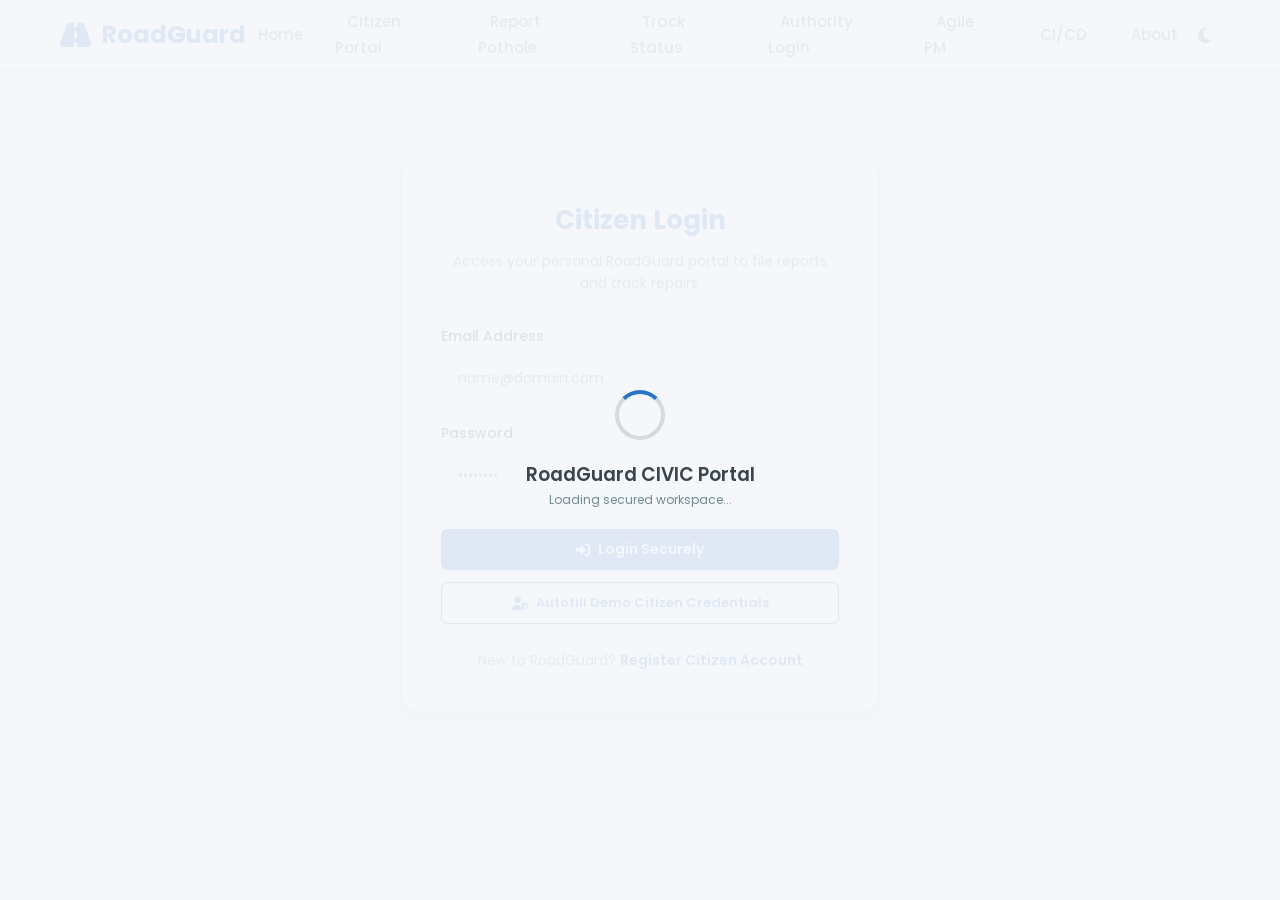
<file: report-pothole.html>
<!DOCTYPE html>
<html lang="en">
<head>
    <meta charset="UTF-8">
    <meta name="viewport" content="width=device-width, initial-scale=1.0">
    <title>Report Pothole - RoadGuard</title>
    <link rel="stylesheet" href="https://cdnjs.cloudflare.com/ajax/libs/font-awesome/6.4.0/css/all.min.css">
    <link rel="stylesheet" href="css/style.css">
</head>
<body>

    <!-- Header Navigation -->
    <header>
        <div class="container navbar">
            <a href="index.html" class="logo">
                <i class="fas fa-road"></i> RoadGuard
            </a>
            <nav>
                <ul class="nav-menu" id="nav-menu">
                    <li><a href="index.html" class="nav-link">Home</a></li>
                    <li><a href="citizen-dashboard.html" class="nav-link active">Citizen Portal</a></li>
                    <li><a href="report-pothole.html" class="nav-link active">Report Pothole</a></li>
                    <li><a href="track-status.html" class="nav-link">Track Status</a></li>
                    <li><a href="authority-login.html" class="nav-link">Authority Login</a></li>
                    <li><a href="agile-management.html" class="nav-link">Agile PM</a></li>
                    <li><a href="cicd.html" class="nav-link">CI/CD</a></li>
                    <li><a href="about.html" class="nav-link">About</a></li>
                </ul>
            </nav>
            <div class="nav-actions">
                <button id="theme-toggle" class="theme-toggle-btn" title="Toggle Theme">
                    <i class="fas fa-moon"></i>
                </button>
                <button class="hamburger" id="hamburger-menu" aria-label="Toggle Menu">
                    <span></span>
                    <span></span>
                    <span></span>
                </button>
            </div>
        </div>
    </header>

    <div class="dashboard-layout">
        <!-- Sidebar Navigation -->
        <aside class="sidebar">
            <ul class="sidebar-menu">
                <li>
                    <a href="citizen-dashboard.html" class="sidebar-link">
                        <i class="fas fa-chart-line"></i> Dashboard
                    </a>
                </li>
                <li>
                    <a href="report-pothole.html" class="sidebar-link active">
                        <i class="fas fa-camera"></i> Report Pothole
                    </a>
                </li>
                <li>
                    <a href="track-status.html" class="sidebar-link">
                        <i class="fas fa-route"></i> Track Status
                    </a>
                </li>
                <li>
                    <a href="about.html" class="sidebar-link">
                        <i class="fas fa-info-circle"></i> Info & Guidelines
                    </a>
                </li>
            </ul>
            <div class="sidebar-footer">
                <button class="btn btn-danger" style="width: 100%;" onclick="Auth.logout()">
                    <i class="fas fa-sign-out-alt"></i> Logout
                </button>
            </div>
        </aside>

        <!-- Main Form Area -->
        <main class="main-content">
            <div class="content-header">
                <div>
                    <h2>Report Road Pothole</h2>
                    <p>Provide description, severity, locations, and photo evidence to submit a repair request.</p>
                </div>
            </div>

            <div class="dashboard-card" style="max-width: 800px; margin: 0 auto;">
                <form id="report-pothole-form">
                    <h3 style="margin-bottom: 20px; font-weight:700; color:var(--primary-color);">Complaint Form</h3>
                    
                    <div class="form-group">
                        <label for="title">Complaint Summary / Title</label>
                        <input type="text" id="title" class="form-control" placeholder="e.g. Deep crater near school bus stop" required>
                    </div>

                    <div class="form-row">
                        <div class="form-group">
                            <label for="severity">Severity Level</label>
                            <select id="severity" class="form-control" required>
                                <option value="" disabled selected>Select Severity</option>
                                <option value="Low">Low (Surface cracks, small cavities)</option>
                                <option value="Medium">Medium (Medium cavities, bumpy road)</option>
                                <option value="High">High (Deep pothole, slows traffic down)</option>
                                <option value="Critical">Critical (Dangerous crater, tire blowout hazard)</option>
                            </select>
                        </div>
                        <div class="form-group">
                            <label for="roadName">Road / Street Name</label>
                            <input type="text" id="roadName" class="form-control" placeholder="e.g. MG Road" required>
                        </div>
                    </div>

                    <div class="form-group">
                        <label for="description">Detailed Description</label>
                        <textarea id="description" class="form-control" rows="3" placeholder="Provide details like landmark, nearby buildings, size, waterlogging status etc." required></textarea>
                    </div>

                    <div class="form-row">
                        <div class="form-group">
                            <label for="area">Locality / Area</label>
                            <input type="text" id="area" class="form-control" placeholder="e.g. Mylapore" required>
                        </div>
                        <div class="form-group">
                            <label for="city">City</label>
                            <input type="text" id="city" class="form-control" placeholder="e.g. Chennai" required>
                        </div>
                    </div>

                    <div class="form-row">
                        <div class="form-group">
                            <label for="state">State</label>
                            <input type="text" id="state" class="form-control" placeholder="e.g. Tamil Nadu" required>
                        </div>
                        <div class="form-group">
                            <label for="pincode">Pincode</label>
                            <input type="text" id="pincode" class="form-control" placeholder="600004" pattern="[0-9]{6}" title="Please enter a valid 6-digit Indian PIN code" required>
                        </div>
                    </div>

                    <div class="form-row" style="align-items: flex-end;">
                        <div class="form-group">
                            <label for="latitude">Latitude</label>
                            <input type="text" id="latitude" class="form-control" placeholder="e.g. 13.0331" required>
                        </div>
                        <div class="form-group">
                            <label for="longitude">Longitude</label>
                            <input type="text" id="longitude" class="form-control" placeholder="e.g. 80.2696" required>
                        </div>
                        <div class="form-group">
                            <button type="button" class="btn btn-secondary" id="simulate-gps-btn" style="width: 100%;">
                                <i class="fas fa-map-marker-alt"></i> Simulate GPS
                            </button>
                        </div>
                    </div>

                    <!-- Photo Upload area -->
                    <div class="form-group" style="margin-top: 25px;">
                        <label>Upload Evidence Photograph</label>
                        <input type="file" id="pothole-image" accept="image/png, image/jpeg, image/jpg" style="display: none;">
                        
                        <div class="upload-dragzone" id="upload-dragzone">
                            <i class="fas fa-cloud-upload-alt"></i>
                            <p>Drag and drop pothole photograph here, or click to browse</p>
                            <span>Supported: JPG, JPEG, PNG (Max size: 5MB)</span>
                        </div>

                        <div class="upload-preview-container" id="preview-container">
                            <img src="" id="image-preview" class="upload-preview" alt="Pothole Preview">
                            <button type="button" class="remove-upload-btn" id="remove-preview-btn" title="Remove Photo">&times;</button>
                        </div>
                    </div>

                    <button type="submit" class="btn btn-primary" style="width: 100%; margin-top: 30px; padding: 14px;">
                        <i class="fas fa-paper-plane"></i> File Official Pothole Complaint
                    </button>
                </form>
            </div>
        </main>
    </div>

    <!-- App Scripts -->
    <script src="js/reports.js"></script>
    <script src="js/app.js"></script>
    <script src="js/auth.js"></script>
    <script src="js/dashboard.js"></script>
</body>
</html>
</file>
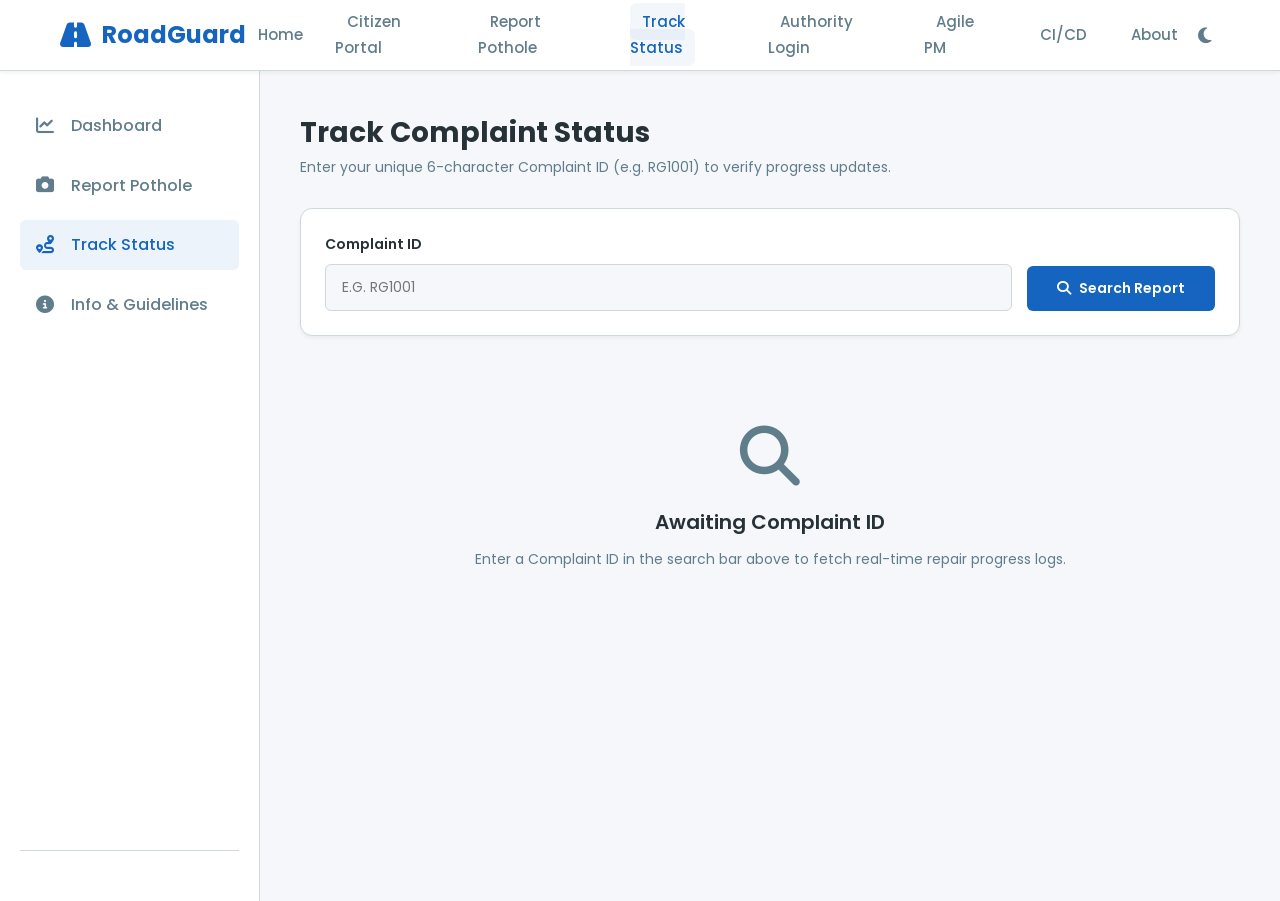
<file: track-status.html>
<!DOCTYPE html>
<html lang="en">
<head>
    <meta charset="UTF-8">
    <meta name="viewport" content="width=device-width, initial-scale=1.0">
    <title>Track Status - RoadGuard</title>
    <link rel="stylesheet" href="https://cdnjs.cloudflare.com/ajax/libs/font-awesome/6.4.0/css/all.min.css">
    <link rel="stylesheet" href="css/style.css">
</head>
<body>

    <!-- Header Navigation -->
    <header>
        <div class="container navbar">
            <a href="index.html" class="logo">
                <i class="fas fa-road"></i> RoadGuard
            </a>
            <nav>
                <ul class="nav-menu" id="nav-menu">
                    <li><a href="index.html" class="nav-link">Home</a></li>
                    <li><a href="citizen-dashboard.html" class="nav-link">Citizen Portal</a></li>
                    <li><a href="report-pothole.html" class="nav-link">Report Pothole</a></li>
                    <li><a href="track-status.html" class="nav-link active">Track Status</a></li>
                    <li><a href="authority-login.html" class="nav-link">Authority Login</a></li>
                    <li><a href="agile-management.html" class="nav-link">Agile PM</a></li>
                    <li><a href="cicd.html" class="nav-link">CI/CD</a></li>
                    <li><a href="about.html" class="nav-link">About</a></li>
                </ul>
            </nav>
            <div class="nav-actions">
                <button id="theme-toggle" class="theme-toggle-btn" title="Toggle Theme">
                    <i class="fas fa-moon"></i>
                </button>
                <button class="hamburger" id="hamburger-menu" aria-label="Toggle Menu">
                    <span></span>
                    <span></span>
                    <span></span>
                </button>
            </div>
        </div>
    </header>

    <div class="dashboard-layout">
        <!-- Sidebar Navigation -->
        <aside class="sidebar">
            <ul class="sidebar-menu">
                <li>
                    <a href="citizen-dashboard.html" class="sidebar-link">
                        <i class="fas fa-chart-line"></i> Dashboard
                    </a>
                </li>
                <li>
                    <a href="report-pothole.html" class="sidebar-link">
                        <i class="fas fa-camera"></i> Report Pothole
                    </a>
                </li>
                <li>
                    <a href="track-status.html" class="sidebar-link active">
                        <i class="fas fa-route"></i> Track Status
                    </a>
                </li>
                <li>
                    <a href="about.html" class="sidebar-link">
                        <i class="fas fa-info-circle"></i> Info & Guidelines
                    </a>
                </li>
            </ul>
            <div class="sidebar-footer" id="sidebar-logout-container">
                <!-- Session details checked dynamically via JS -->
            </div>
        </aside>

        <!-- Main Body -->
        <main class="main-content">
            <div class="content-header">
                <div>
                    <h2>Track Complaint Status</h2>
                    <p>Enter your unique 6-character Complaint ID (e.g. RG1001) to verify progress updates.</p>
                </div>
            </div>

            <!-- Search Area -->
            <div class="dashboard-card" style="margin-bottom: 30px;">
                <form id="track-search-form" style="display: flex; gap: 15px; align-items: flex-end;">
                    <div class="form-group" style="flex: 1; margin-bottom: 0;">
                        <label for="search-id-input" style="font-weight: 600;">Complaint ID</label>
                        <input type="text" id="search-id-input" class="form-control" placeholder="e.g. RG1001" style="text-transform: uppercase;" required>
                    </div>
                    <button type="submit" class="btn btn-primary" style="padding: 12px 30px;">
                        <i class="fas fa-search"></i> Search Report
                    </button>
                </form>
            </div>

            <!-- Results render zone -->
            <div id="track-results">
                <div class="empty-state">
                    <i class="fas fa-search"></i>
                    <h3>Awaiting Complaint ID</h3>
                    <p>Enter a Complaint ID in the search bar above to fetch real-time repair progress logs.</p>
                </div>
            </div>
        </main>
    </div>

    <!-- App Scripts -->
    <script src="js/reports.js"></script>
    <script src="js/app.js"></script>
    <script src="js/auth.js"></script>
    <script src="js/dashboard.js"></script>
    <script>
        // Simple checking to display logout button on sidebar if citizen is logged in
        document.addEventListener('DOMContentLoaded', () => {
            const session = Auth.getSession();
            const footerContainer = document.getElementById('sidebar-logout-container');
            
            if (session && footerContainer) {
                footerContainer.innerHTML = `
                    <button class="btn btn-danger" style="width: 100%;" onclick="Auth.logout()">
                        <i class="fas fa-sign-out-alt"></i> Logout
                    </button>
                `;
            }
        });
    </script>
</body>
</html>
</file>
<file: css/style.css>
/* ==========================================================================
   RoadGuard - CSS Stylesheet
   ========================================================================== */

/* Google Fonts Import */
@import url('https://fonts.googleapis.com/css2?family=Poppins:wght@300;400;500;600;700;800&display=swap');

/* Color Variables & Theme Tokens */
:root {
    --primary-color: #1565C0;
    --secondary-color: #1976D2;
    --success-color: #2E7D32;
    --danger-color: #D32F2F;
    --warning-color: #F9A825;
    
    --bg-light: #F5F7FA;
    --bg-card: #FFFFFF;
    --text-main: #263238;
    --text-muted: #607D8B;
    --border-color: #CFD8DC;
    
    --shadow-sm: 0 2px 4px rgba(0,0,0,0.05);
    --shadow-md: 0 4px 12px rgba(0,0,0,0.08);
    --shadow-lg: 0 8px 24px rgba(0,0,0,0.12);
    
    --border-radius-sm: 6px;
    --border-radius-md: 12px;
    --border-radius-lg: 20px;
    --transition-speed: 0.3s;
}

/* Dark Mode Overrides */
[data-theme="dark"] {
    --bg-light: #12181B;
    --bg-card: #1E272C;
    --text-main: #ECEFF1;
    --text-muted: #90A4AE;
    --border-color: #37474F;
    
    --shadow-sm: 0 2px 4px rgba(0,0,0,0.2);
    --shadow-md: 0 4px 12px rgba(0,0,0,0.3);
    --shadow-lg: 0 8px 24px rgba(0,0,0,0.4);
}

/* Base Styles */
* {
    margin: 0;
    padding: 0;
    box-sizing: border-box;
}

html {
    scroll-behavior: smooth;
}

body {
    font-family: 'Poppins', sans-serif;
    background-color: var(--bg-light);
    color: var(--text-main);
    line-height: 1.6;
    transition: background-color var(--transition-speed), color var(--transition-speed);
}

a {
    text-decoration: none;
    color: inherit;
    transition: color var(--transition-speed);
}

button, input, select, textarea {
    font-family: inherit;
}

/* Container */
.container {
    width: 100%;
    max-width: 1200px;
    margin: 0 auto;
    padding: 0 20px;
}

/* Header & Navigation */
header {
    background-color: var(--bg-card);
    border-bottom: 1px solid var(--border-color);
    position: sticky;
    top: 0;
    z-index: 1000;
    box-shadow: var(--shadow-sm);
    transition: background-color var(--transition-speed), border-color var(--transition-speed);
}

.navbar {
    display: flex;
    justify-content: space-between;
    align-items: center;
    height: 70px;
}

.logo {
    display: flex;
    align-items: center;
    gap: 10px;
    font-size: 24px;
    font-weight: 700;
    color: var(--primary-color);
}

.logo i {
    font-size: 28px;
}

.nav-menu {
    display: flex;
    align-items: center;
    list-style: none;
    gap: 20px;
}

.nav-link {
    font-size: 15px;
    font-weight: 500;
    color: var(--text-muted);
    padding: 8px 12px;
    border-radius: var(--border-radius-sm);
}

.nav-link:hover, .nav-link.active {
    color: var(--primary-color);
    background-color: rgba(21, 101, 192, 0.05);
}

.nav-actions {
    display: flex;
    align-items: center;
    gap: 15px;
}

/* Theme Toggle */
.theme-toggle-btn {
    background: none;
    border: none;
    color: var(--text-muted);
    cursor: pointer;
    font-size: 18px;
    padding: 8px;
    border-radius: 50%;
    transition: background-color var(--transition-speed), color var(--transition-speed);
}

.theme-toggle-btn:hover {
    background-color: rgba(0,0,0,0.05);
    color: var(--primary-color);
}

/* Buttons */
.btn {
    display: inline-flex;
    align-items: center;
    justify-content: center;
    gap: 8px;
    padding: 10px 20px;
    font-weight: 600;
    font-size: 14px;
    border-radius: var(--border-radius-sm);
    border: none;
    cursor: pointer;
    transition: all var(--transition-speed);
}

.btn-primary {
    background-color: var(--primary-color);
    color: #FFF;
}

.btn-primary:hover {
    background-color: var(--secondary-color);
    box-shadow: 0 4px 10px rgba(25, 118, 210, 0.3);
}

.btn-secondary {
    background-color: transparent;
    border: 1px solid var(--primary-color);
    color: var(--primary-color);
}

.btn-secondary:hover {
    background-color: rgba(21, 101, 192, 0.05);
}

.btn-danger {
    background-color: var(--danger-color);
    color: #FFF;
}

.btn-danger:hover {
    background-color: #b71c1c;
}

.btn-success {
    background-color: var(--success-color);
    color: #FFF;
}

.btn-success:hover {
    background-color: #1b5e20;
}

/* Hamburger Menu */
.hamburger {
    display: none;
    flex-direction: column;
    gap: 6px;
    background: none;
    border: none;
    cursor: pointer;
    padding: 8px;
    z-index: 1001;
}

.hamburger span {
    display: block;
    width: 24px;
    height: 3px;
    background-color: var(--text-main);
    border-radius: 3px;
    transition: all 0.3s;
}

/* Hero Section */
.hero-section {
    padding: 80px 0;
    background: radial-gradient(circle at 10% 20%, rgba(21, 101, 192, 0.08) 0%, rgba(25, 118, 210, 0.02) 90%);
}

.hero-grid {
    display: grid;
    grid-template-columns: 1.2fr 0.8fr;
    align-items: center;
    gap: 40px;
}

.hero-content h1 {
    font-size: 44px;
    font-weight: 800;
    line-height: 1.2;
    color: var(--primary-color);
    margin-bottom: 20px;
    animation: slideUp 0.6s ease-out;
}

.hero-content p {
    font-size: 18px;
    color: var(--text-muted);
    margin-bottom: 30px;
    animation: slideUp 0.8s ease-out;
}

.hero-buttons {
    display: flex;
    gap: 15px;
    animation: slideUp 1s ease-out;
}

.hero-image-container {
    display: flex;
    justify-content: center;
    align-items: center;
    animation: fadeIn 1.2s ease-in;
}

.hero-svg {
    width: 100%;
    max-width: 400px;
    filter: drop-shadow(0 15px 30px rgba(21, 101, 192, 0.15));
}

/* Statistics Cards */
.stats-section {
    margin-top: -40px;
    position: relative;
    z-index: 10;
}

.stats-grid {
    display: grid;
    grid-template-columns: repeat(auto-fit, minmax(220px, 1fr));
    gap: 20px;
}

.stats-card {
    background-color: var(--bg-card);
    border-radius: var(--border-radius-md);
    padding: 24px;
    display: flex;
    align-items: center;
    gap: 20px;
    box-shadow: var(--shadow-md);
    border: 1px solid var(--border-color);
    transition: transform var(--transition-speed), box-shadow var(--transition-speed);
}

.stats-card:hover {
    transform: translateY(-5px);
    box-shadow: var(--shadow-lg);
}

.stats-icon {
    width: 60px;
    height: 60px;
    border-radius: 50%;
    display: flex;
    align-items: center;
    justify-content: center;
    font-size: 24px;
}

.stats-icon.total { background-color: rgba(21, 101, 192, 0.1); color: var(--primary-color); }
.stats-icon.pending { background-color: rgba(249, 168, 37, 0.1); color: var(--warning-color); }
.stats-icon.completed { background-color: rgba(46, 125, 50, 0.1); color: var(--success-color); }
.stats-icon.critical { background-color: rgba(211, 47, 47, 0.1); color: var(--danger-color); }

.stats-info h3 {
    font-size: 28px;
    font-weight: 700;
}

.stats-info p {
    font-size: 13px;
    color: var(--text-muted);
    font-weight: 500;
}

/* How It Works Section */
.section {
    padding: 80px 0;
}

.section-header {
    text-align: center;
    max-width: 600px;
    margin: 0 auto 50px auto;
}

.section-header h2 {
    font-size: 32px;
    font-weight: 700;
    color: var(--primary-color);
    margin-bottom: 15px;
}

.section-header p {
    color: var(--text-muted);
    font-size: 16px;
}

.how-it-works-flow {
    display: flex;
    justify-content: space-between;
    align-items: center;
    gap: 15px;
    flex-wrap: wrap;
}

.flow-step {
    flex: 1;
    min-width: 180px;
    text-align: center;
    position: relative;
    background-color: var(--bg-card);
    padding: 25px 20px;
    border-radius: var(--border-radius-md);
    box-shadow: var(--shadow-sm);
    border: 1px solid var(--border-color);
    transition: transform var(--transition-speed);
}

.flow-step:hover {
    transform: translateY(-5px);
}

.flow-badge {
    width: 40px;
    height: 40px;
    border-radius: 50%;
    background-color: var(--primary-color);
    color: #FFF;
    display: flex;
    align-items: center;
    justify-content: center;
    font-weight: 700;
    margin: 0 auto 15px auto;
}

.flow-icon {
    font-size: 28px;
    color: var(--secondary-color);
    margin-bottom: 15px;
}

.flow-step h4 {
    font-size: 16px;
    font-weight: 600;
    margin-bottom: 8px;
}

.flow-step p {
    font-size: 13px;
    color: var(--text-muted);
}

.flow-arrow {
    font-size: 24px;
    color: var(--primary-color);
    animation: bounceRight 1.5s infinite alternate;
}

/* Features Grid */
.features-grid {
    display: grid;
    grid-template-columns: repeat(auto-fit, minmax(260px, 1fr));
    gap: 30px;
}

.feature-card {
    background-color: var(--bg-card);
    padding: 35px 25px;
    border-radius: var(--border-radius-md);
    border: 1px solid var(--border-color);
    box-shadow: var(--shadow-sm);
    transition: all var(--transition-speed);
}

.feature-card:hover {
    box-shadow: var(--shadow-lg);
    transform: translateY(-5px);
    border-color: var(--secondary-color);
}

.feature-icon-wrapper {
    width: 60px;
    height: 60px;
    border-radius: var(--border-radius-md);
    background-color: rgba(25, 118, 210, 0.08);
    color: var(--secondary-color);
    display: flex;
    align-items: center;
    justify-content: center;
    font-size: 24px;
    margin-bottom: 25px;
}

.feature-card h3 {
    font-size: 18px;
    margin-bottom: 12px;
}

.feature-card p {
    font-size: 14px;
    color: var(--text-muted);
}

/* Auth Cards */
.auth-wrapper {
    min-height: calc(100vh - 170px);
    display: flex;
    align-items: center;
    justify-content: center;
    padding: 40px 20px;
}

.auth-card {
    background-color: var(--bg-card);
    border-radius: var(--border-radius-lg);
    padding: 40px;
    width: 100%;
    max-width: 480px;
    box-shadow: var(--shadow-lg);
    border: 1px solid var(--border-color);
}

.auth-header {
    text-align: center;
    margin-bottom: 30px;
}

.auth-header h2 {
    font-size: 26px;
    color: var(--primary-color);
    margin-bottom: 8px;
}

.auth-header p {
    color: var(--text-muted);
    font-size: 14px;
}

.form-group {
    margin-bottom: 20px;
    position: relative;
}

.form-group label {
    display: block;
    font-size: 14px;
    font-weight: 500;
    margin-bottom: 8px;
    color: var(--text-main);
}

.form-control {
    width: 100%;
    padding: 12px 16px;
    border: 1px solid var(--border-color);
    border-radius: var(--border-radius-sm);
    background-color: var(--bg-light);
    color: var(--text-main);
    font-size: 14px;
    transition: all var(--transition-speed);
}

.form-control:focus {
    outline: none;
    border-color: var(--primary-color);
    box-shadow: 0 0 0 3px rgba(21, 101, 192, 0.15);
}

.form-row {
    display: grid;
    grid-template-columns: 1fr 1fr;
    gap: 15px;
}

.auth-footer {
    text-align: center;
    margin-top: 25px;
    font-size: 14px;
    color: var(--text-muted);
}

.auth-footer a {
    color: var(--primary-color);
    font-weight: 600;
}

.auth-footer a:hover {
    text-decoration: underline;
}

/* File Upload & Preview */
.upload-dragzone {
    border: 2px dashed var(--border-color);
    border-radius: var(--border-radius-md);
    padding: 30px 20px;
    text-align: center;
    cursor: pointer;
    background-color: var(--bg-light);
    transition: all var(--transition-speed);
}

.upload-dragzone:hover, .upload-dragzone.dragover {
    border-color: var(--primary-color);
    background-color: rgba(21, 101, 192, 0.02);
}

.upload-dragzone i {
    font-size: 40px;
    color: var(--text-muted);
    margin-bottom: 15px;
}

.upload-dragzone p {
    font-size: 14px;
    color: var(--text-muted);
}

.upload-dragzone span {
    font-size: 12px;
    color: var(--text-muted);
}

.upload-preview-container {
    margin-top: 15px;
    position: relative;
    display: none;
}

.upload-preview {
    width: 100%;
    max-height: 250px;
    object-fit: cover;
    border-radius: var(--border-radius-md);
    border: 1px solid var(--border-color);
}

.remove-upload-btn {
    position: absolute;
    top: 10px;
    right: 10px;
    background-color: rgba(211, 47, 47, 0.85);
    color: #FFF;
    border: none;
    border-radius: 50%;
    width: 32px;
    height: 32px;
    display: flex;
    align-items: center;
    justify-content: center;
    cursor: pointer;
    transition: background-color var(--transition-speed);
}

.remove-upload-btn:hover {
    background-color: var(--danger-color);
}

/* Layouts with Sidebars (Dashboard / Analytics) */
.dashboard-layout {
    display: grid;
    grid-template-columns: 260px 1fr;
    min-height: calc(100vh - 70px);
}

.sidebar {
    background-color: var(--bg-card);
    border-right: 1px solid var(--border-color);
    padding: 30px 20px;
    display: flex;
    flex-direction: column;
    justify-content: space-between;
    transition: background-color var(--transition-speed), border-color var(--transition-speed);
}

.sidebar-menu {
    list-style: none;
    display: flex;
    flex-direction: column;
    gap: 10px;
}

.sidebar-link {
    display: flex;
    align-items: center;
    gap: 15px;
    padding: 12px 16px;
    border-radius: var(--border-radius-sm);
    color: var(--text-muted);
    font-weight: 500;
}

.sidebar-link i {
    font-size: 18px;
    width: 20px;
}

.sidebar-link:hover, .sidebar-link.active {
    background-color: rgba(21, 101, 192, 0.08);
    color: var(--primary-color);
}

.sidebar-footer {
    padding-top: 20px;
    border-top: 1px solid var(--border-color);
}

.main-content {
    padding: 40px;
    overflow-y: auto;
}

.content-header {
    display: flex;
    justify-content: space-between;
    align-items: center;
    margin-bottom: 30px;
}

.content-header h2 {
    font-size: 28px;
    font-weight: 700;
}

.content-header p {
    font-size: 14px;
    color: var(--text-muted);
}

/* Dashboard Cards Grid */
.dashboard-grid {
    display: grid;
    grid-template-columns: repeat(auto-fit, minmax(240px, 1fr));
    gap: 20px;
    margin-bottom: 40px;
}

.dashboard-card {
    background-color: var(--bg-card);
    border-radius: var(--border-radius-md);
    padding: 24px;
    border: 1px solid var(--border-color);
    box-shadow: var(--shadow-sm);
}

/* Tables */
.table-responsive {
    width: 100%;
    overflow-x: auto;
    background-color: var(--bg-card);
    border-radius: var(--border-radius-md);
    border: 1px solid var(--border-color);
    box-shadow: var(--shadow-sm);
    margin-bottom: 30px;
}

table {
    width: 100%;
    border-collapse: collapse;
    text-align: left;
}

th {
    background-color: rgba(0, 0, 0, 0.02);
    color: var(--text-muted);
    font-weight: 600;
    font-size: 13px;
    padding: 16px 20px;
    border-bottom: 1px solid var(--border-color);
    text-transform: uppercase;
    letter-spacing: 0.5px;
}

td {
    padding: 16px 20px;
    border-bottom: 1px solid var(--border-color);
    font-size: 14px;
    color: var(--text-main);
}

tr:last-child td {
    border-bottom: none;
}

tr:hover td {
    background-color: rgba(21, 101, 192, 0.01);
}

/* Status Badges */
.badge {
    display: inline-flex;
    align-items: center;
    padding: 4px 10px;
    border-radius: 20px;
    font-size: 12px;
    font-weight: 600;
}

.badge-submitted { background-color: rgba(21, 101, 192, 0.1); color: var(--primary-color); }
.badge-review { background-color: rgba(156, 39, 176, 0.1); color: #9C27B0; }
.badge-assigned { background-color: rgba(25, 118, 210, 0.1); color: var(--secondary-color); }
.badge-progress { background-color: rgba(249, 168, 37, 0.1); color: var(--warning-color); }
.badge-completed { background-color: rgba(46, 125, 50, 0.1); color: var(--success-color); }
.badge-verified { background-color: rgba(0, 150, 136, 0.1); color: #009688; }
.badge-closed { background-color: rgba(96, 125, 139, 0.1); color: var(--text-muted); }

.badge-low { background-color: rgba(46, 125, 50, 0.1); color: var(--success-color); }
.badge-medium { background-color: rgba(249, 168, 37, 0.1); color: var(--warning-color); }
.badge-high { background-color: rgba(230, 81, 0, 0.1); color: #E65100; }
.badge-critical { background-color: rgba(211, 47, 47, 0.1); color: var(--danger-color); }

/* Table Filters & Toolbar */
.toolbar {
    display: flex;
    justify-content: space-between;
    align-items: center;
    gap: 15px;
    margin-bottom: 20px;
    flex-wrap: wrap;
}

.search-box {
    position: relative;
    flex: 1;
    min-width: 250px;
}

.search-box i {
    position: absolute;
    left: 14px;
    top: 50%;
    transform: translateY(-50%);
    color: var(--text-muted);
}

.search-box .form-control {
    padding-left: 40px;
}

.filters-box {
    display: flex;
    gap: 10px;
    flex-wrap: wrap;
}

/* Modals */
.modal-backdrop {
    position: fixed;
    top: 0;
    left: 0;
    width: 100%;
    height: 100%;
    background-color: rgba(0, 0, 0, 0.5);
    display: none;
    align-items: center;
    justify-content: center;
    z-index: 2000;
    padding: 20px;
}

.modal-card {
    background-color: var(--bg-card);
    border-radius: var(--border-radius-lg);
    width: 100%;
    max-width: 600px;
    box-shadow: var(--shadow-lg);
    border: 1px solid var(--border-color);
    animation: scaleIn 0.3s ease-out;
}

.modal-header {
    display: flex;
    justify-content: space-between;
    align-items: center;
    padding: 20px 24px;
    border-bottom: 1px solid var(--border-color);
}

.modal-header h3 {
    font-size: 20px;
    font-weight: 700;
    color: var(--primary-color);
}

.modal-close {
    background: none;
    border: none;
    font-size: 20px;
    color: var(--text-muted);
    cursor: pointer;
}

.modal-body {
    padding: 24px;
    max-height: 70vh;
    overflow-y: auto;
}

.modal-footer {
    padding: 20px 24px;
    border-top: 1px solid var(--border-color);
    display: flex;
    justify-content: flex-end;
    gap: 12px;
}

/* Details Section in Modals */
.detail-item {
    margin-bottom: 15px;
}

.detail-label {
    font-size: 12px;
    text-transform: uppercase;
    color: var(--text-muted);
    font-weight: 600;
    letter-spacing: 0.5px;
}

.detail-value {
    font-size: 15px;
    color: var(--text-main);
    font-weight: 500;
}

/* Track timeline */
.track-timeline-container {
    background-color: var(--bg-card);
    border-radius: var(--border-radius-md);
    padding: 40px;
    border: 1px solid var(--border-color);
    box-shadow: var(--shadow-sm);
    margin-bottom: 40px;
}

.timeline {
    position: relative;
    display: flex;
    justify-content: space-between;
    margin: 40px 0;
}

.timeline::before {
    content: '';
    position: absolute;
    top: 15px;
    left: 0;
    width: 100%;
    height: 4px;
    background-color: var(--border-color);
    z-index: 1;
}

.timeline-progress {
    position: absolute;
    top: 15px;
    left: 0;
    height: 4px;
    background-color: var(--success-color);
    z-index: 2;
    transition: width 0.8s ease-out;
}

.timeline-step {
    position: relative;
    z-index: 3;
    display: flex;
    flex-direction: column;
    align-items: center;
    width: 80px;
}

.timeline-node {
    width: 34px;
    height: 34px;
    border-radius: 50%;
    background-color: var(--bg-card);
    border: 4px solid var(--border-color);
    display: flex;
    align-items: center;
    justify-content: center;
    font-size: 14px;
    color: var(--text-muted);
    transition: all 0.4s ease-out;
}

.timeline-step.active .timeline-node {
    border-color: var(--success-color);
    background-color: var(--success-color);
    color: #FFF;
    box-shadow: 0 0 0 6px rgba(46, 125, 50, 0.2);
}

.timeline-step.current .timeline-node {
    border-color: var(--primary-color);
    background-color: var(--bg-card);
    color: var(--primary-color);
    box-shadow: 0 0 0 6px rgba(21, 101, 192, 0.2);
    animation: pulseBorder 1.5s infinite;
}

.timeline-label {
    margin-top: 12px;
    font-size: 12px;
    font-weight: 600;
    text-align: center;
    color: var(--text-muted);
}

.timeline-step.active .timeline-label, .timeline-step.current .timeline-label {
    color: var(--text-main);
}

/* Scrumban & Agile Management Styles */
.agile-section-grid {
    display: grid;
    grid-template-columns: 280px 1fr;
    gap: 30px;
}

.epics-sidebar {
    background-color: var(--bg-card);
    border-radius: var(--border-radius-md);
    border: 1px solid var(--border-color);
    padding: 24px;
}

.epics-list {
    list-style: none;
    display: flex;
    flex-direction: column;
    gap: 12px;
    margin-top: 15px;
}

.epic-badge {
    padding: 10px 15px;
    border-radius: var(--border-radius-sm);
    font-size: 13px;
    font-weight: 600;
    cursor: pointer;
    border: 1px solid transparent;
    transition: all var(--transition-speed);
}

.epic-1 { background-color: rgba(21, 101, 192, 0.08); color: var(--primary-color); }
.epic-2 { background-color: rgba(156, 39, 176, 0.08); color: #9C27B0; }
.epic-3 { background-color: rgba(230, 81, 0, 0.08); color: #E65100; }
.epic-4 { background-color: rgba(46, 125, 50, 0.08); color: var(--success-color); }

.epic-badge.active, .epic-badge:hover {
    border-color: currentColor;
    font-size: 13.5px;
    transform: translateX(4px);
}

.scrumban-board {
    display: flex;
    gap: 15px;
    overflow-x: auto;
    padding-bottom: 20px;
    min-height: 600px;
}

.scrumban-column {
    flex: 1;
    min-width: 250px;
    background-color: rgba(0,0,0,0.02);
    border-radius: var(--border-radius-md);
    padding: 15px;
    border: 1px solid var(--border-color);
    display: flex;
    flex-direction: column;
}

[data-theme="dark"] .scrumban-column {
    background-color: rgba(255,255,255,0.02);
}

.column-header {
    display: flex;
    justify-content: space-between;
    align-items: center;
    margin-bottom: 15px;
    padding-bottom: 8px;
    border-bottom: 2px solid var(--border-color);
}

.column-header h4 {
    font-size: 14px;
    font-weight: 700;
    text-transform: uppercase;
    letter-spacing: 0.5px;
}

.column-header .card-count {
    background-color: var(--border-color);
    padding: 2px 8px;
    border-radius: 12px;
    font-size: 11px;
    font-weight: 700;
    color: var(--text-main);
}

.column-cards-container {
    flex: 1;
    display: flex;
    flex-direction: column;
    gap: 12px;
    min-height: 480px;
}

.jira-card {
    background-color: var(--bg-card);
    border-radius: var(--border-radius-sm);
    padding: 15px;
    box-shadow: var(--shadow-sm);
    border-left: 4px solid var(--border-color);
    cursor: grab;
    transition: all var(--transition-speed);
    user-select: none;
}

.jira-card:active {
    cursor: grabbing;
}

.jira-card.dragging {
    opacity: 0.5;
    transform: scale(0.98);
}

.jira-card:hover {
    box-shadow: var(--shadow-md);
}

.jira-card.epic-card-1 { border-left-color: var(--primary-color); }
.jira-card.epic-card-2 { border-left-color: #9C27B0; }
.jira-card.epic-card-3 { border-left-color: #E65100; }
.jira-card.epic-card-4 { border-left-color: var(--success-color); }

.card-meta {
    display: flex;
    justify-content: space-between;
    align-items: center;
    margin-bottom: 8px;
}

.card-id {
    font-size: 11px;
    font-weight: 700;
    color: var(--text-muted);
}

.card-type-icon {
    font-size: 12px;
}

.card-title {
    font-size: 13px;
    font-weight: 600;
    margin-bottom: 12px;
    line-height: 1.4;
    color: var(--text-main);
}

.card-footer {
    display: flex;
    justify-content: space-between;
    align-items: center;
}

.card-left-footer {
    display: flex;
    align-items: center;
    gap: 8px;
}

.story-points {
    background-color: var(--bg-light);
    color: var(--text-muted);
    font-size: 11px;
    font-weight: 700;
    padding: 2px 6px;
    border-radius: 50%;
    width: 20px;
    height: 20px;
    display: flex;
    align-items: center;
    justify-content: center;
}

.card-priority {
    font-size: 11px;
    font-weight: 600;
    text-transform: uppercase;
}

.card-priority.high, .card-priority.critical { color: var(--danger-color); }
.card-priority.medium { color: var(--warning-color); }
.card-priority.low { color: var(--success-color); }

.card-assignee {
    width: 24px;
    height: 24px;
    border-radius: 50%;
    background-color: var(--secondary-color);
    color: #FFF;
    display: flex;
    align-items: center;
    justify-content: center;
    font-size: 10px;
    font-weight: 700;
}

/* Charts Containers */
.charts-grid {
    display: grid;
    grid-template-columns: 1fr 1fr;
    gap: 30px;
    margin-bottom: 40px;
}

.chart-card {
    background-color: var(--bg-card);
    border-radius: var(--border-radius-md);
    border: 1px solid var(--border-color);
    padding: 24px;
    box-shadow: var(--shadow-sm);
    display: flex;
    flex-direction: column;
    align-items: center;
}

.chart-card h3 {
    align-self: flex-start;
    font-size: 16px;
    font-weight: 700;
    margin-bottom: 20px;
}

.canvas-container {
    position: relative;
    width: 100%;
    max-width: 450px;
    height: 250px;
    display: flex;
    justify-content: center;
}

/* Toast Notifications */
.toast-container {
    position: fixed;
    bottom: 20px;
    right: 20px;
    z-index: 3000;
    display: flex;
    flex-direction: column;
    gap: 10px;
}

.toast {
    min-width: 280px;
    background-color: var(--bg-card);
    color: var(--text-main);
    box-shadow: var(--shadow-lg);
    border-radius: var(--border-radius-sm);
    padding: 15px 20px;
    display: flex;
    align-items: center;
    gap: 15px;
    border-left: 4px solid var(--primary-color);
    animation: slideInLeft 0.3s ease-out;
}

.toast.success { border-left-color: var(--success-color); }
.toast.danger { border-left-color: var(--danger-color); }
.toast.warning { border-left-color: var(--warning-color); }

.toast-icon {
    font-size: 18px;
}

.toast.success .toast-icon { color: var(--success-color); }
.toast.danger .toast-icon { color: var(--danger-color); }
.toast.warning .toast-icon { color: var(--warning-color); }

.toast-message {
    font-size: 13.5px;
    font-weight: 500;
    flex: 1;
}

.toast-close {
    background: none;
    border: none;
    font-size: 14px;
    color: var(--text-muted);
    cursor: pointer;
}

/* Footer styling */
footer {
    background-color: var(--bg-card);
    border-top: 1px solid var(--border-color);
    padding: 40px 0 20px 0;
    transition: background-color var(--transition-speed), border-color var(--transition-speed);
}

.footer-grid {
    display: grid;
    grid-template-columns: 1.5fr 1fr 1fr;
    gap: 40px;
    margin-bottom: 30px;
}

.footer-brand h3 {
    color: var(--primary-color);
    font-size: 20px;
    font-weight: 700;
    margin-bottom: 12px;
}

.footer-brand p {
    color: var(--text-muted);
    font-size: 14px;
}

.footer-links h4 {
    font-size: 15px;
    font-weight: 700;
    margin-bottom: 15px;
}

.footer-links ul {
    list-style: none;
    display: flex;
    flex-direction: column;
    gap: 10px;
}

.footer-links a {
    font-size: 14px;
    color: var(--text-muted);
}

.footer-links a:hover {
    color: var(--primary-color);
}

.footer-socials {
    display: flex;
    gap: 15px;
}

.social-icon {
    width: 36px;
    height: 36px;
    border-radius: 50%;
    background-color: var(--bg-light);
    color: var(--text-muted);
    display: flex;
    align-items: center;
    justify-content: center;
    font-size: 16px;
    transition: all var(--transition-speed);
}

.social-icon:hover {
    background-color: var(--primary-color);
    color: #FFF;
}

.footer-bottom {
    border-top: 1px solid var(--border-color);
    padding-top: 20px;
    display: flex;
    justify-content: space-between;
    align-items: center;
    font-size: 13px;
    color: var(--text-muted);
    flex-wrap: wrap;
    gap: 15px;
}

/* Interactive CI/CD Page & Interactive Pipeline */
.cicd-pipeline {
    display: flex;
    justify-content: space-between;
    align-items: center;
    flex-wrap: wrap;
    gap: 15px;
    margin: 40px 0;
    padding: 20px;
    background-color: var(--bg-card);
    border-radius: var(--border-radius-md);
    border: 1px solid var(--border-color);
    box-shadow: var(--shadow-sm);
}

.pipeline-node {
    flex: 1;
    min-width: 140px;
    text-align: center;
    padding: 15px 10px;
    border-radius: var(--border-radius-sm);
    background-color: var(--bg-light);
    border: 2px solid var(--border-color);
    font-weight: 600;
    font-size: 13px;
    transition: all var(--transition-speed);
}

.pipeline-node.active {
    border-color: var(--primary-color);
    background-color: rgba(21, 101, 192, 0.05);
    color: var(--primary-color);
}

.pipeline-node.success {
    border-color: var(--success-color);
    background-color: rgba(46, 125, 50, 0.05);
    color: var(--success-color);
}

.pipeline-arrow {
    color: var(--text-muted);
    font-size: 18px;
}

/* Agile Cards Priority Tag Colors */
.priority-tag {
    padding: 2px 8px;
    border-radius: 4px;
    font-size: 10px;
    font-weight: 700;
    text-transform: uppercase;
}

.priority-tag.critical { background-color: rgba(211, 47, 47, 0.1); color: var(--danger-color); }
.priority-tag.high { background-color: rgba(230, 81, 0, 0.1); color: #E65100; }
.priority-tag.medium { background-color: rgba(249, 168, 37, 0.1); color: var(--warning-color); }
.priority-tag.low { background-color: rgba(46, 125, 50, 0.1); color: var(--success-color); }

/* Definition of Done Checklist Card */
.checklist-card {
    background-color: var(--bg-card);
    border-radius: var(--border-radius-md);
    padding: 30px;
    border: 1px solid var(--border-color);
    box-shadow: var(--shadow-sm);
    margin-bottom: 30px;
}

.checklist-title {
    font-size: 18px;
    font-weight: 700;
    margin-bottom: 20px;
    border-bottom: 1px solid var(--border-color);
    padding-bottom: 10px;
}

.checklist-item {
    display: flex;
    align-items: center;
    gap: 12px;
    margin-bottom: 12px;
    cursor: pointer;
}

.checklist-item input[type="checkbox"] {
    width: 18px;
    height: 18px;
    cursor: pointer;
}

.checklist-item.checked span {
    text-decoration: line-through;
    color: var(--text-muted);
}

/* Animations */
@keyframes fadeIn {
    from { opacity: 0; }
    to { opacity: 1; }
}

@keyframes slideUp {
    from { opacity: 0; transform: translateY(20px); }
    to { opacity: 1; transform: translateY(0); }
}

@keyframes slideInLeft {
    from { transform: translateX(100%); opacity: 0; }
    to { transform: translateX(0); opacity: 1; }
}

@keyframes scaleIn {
    from { transform: scale(0.95); opacity: 0; }
    to { transform: scale(1); opacity: 1; }
}

@keyframes bounceRight {
    from { transform: translateX(0); }
    to { transform: translateX(5px); }
}

@keyframes pulseBorder {
    0% { box-shadow: 0 0 0 0 rgba(21, 101, 192, 0.4); }
    70% { box-shadow: 0 0 0 10px rgba(21, 101, 192, 0); }
    100% { box-shadow: 0 0 0 0 rgba(21, 101, 192, 0); }
}

/* Empty States */
.empty-state {
    text-align: center;
    padding: 60px 20px;
}

.empty-state i {
    font-size: 60px;
    color: var(--text-muted);
    margin-bottom: 20px;
}

.empty-state h3 {
    font-size: 20px;
    font-weight: 600;
    margin-bottom: 10px;
}

.empty-state p {
    font-size: 14px;
    color: var(--text-muted);
}

/* Loading Spinner */
.spinner-backdrop {
    position: fixed;
    top: 0;
    left: 0;
    width: 100%;
    height: 100%;
    background-color: var(--bg-light);
    opacity: 0.9;
    display: flex;
    flex-direction: column;
    align-items: center;
    justify-content: center;
    z-index: 9999;
}

.spinner {
    width: 50px;
    height: 50px;
    border: 4px solid var(--border-color);
    border-top: 4px solid var(--primary-color);
    border-radius: 50%;
    animation: spin 1s linear infinite;
    margin-bottom: 20px;
}

@keyframes spin {
    0% { transform: rotate(0deg); }
    100% { transform: rotate(360deg); }
}

/* About Grid */
.about-grid {
    display: grid;
    grid-template-columns: 1.2fr 0.8fr;
    gap: 40px;
    margin-bottom: 50px;
}

.about-content h3 {
    color: var(--primary-color);
    font-size: 20px;
    margin-bottom: 15px;
}

.about-content p {
    margin-bottom: 20px;
}

/* Responsive Styles */
@media (max-width: 992px) {
    .dashboard-layout {
        grid-template-columns: 1fr;
    }
    
    .sidebar {
        display: none;
    }
    
    .sidebar.mobile-open {
        display: flex;
        position: fixed;
        top: 70px;
        left: 0;
        width: 100%;
        height: calc(100vh - 70px);
        z-index: 1000;
        background-color: var(--bg-card);
    }
    
    .hero-grid {
        grid-template-columns: 1fr;
        text-align: center;
    }
    
    .hero-buttons {
        justify-content: center;
    }
    
    .charts-grid {
        grid-template-columns: 1fr;
    }
    
    .footer-grid {
        grid-template-columns: 1fr;
    }
    
    .agile-section-grid {
        grid-template-columns: 1fr;
    }
}

@media (max-width: 768px) {
    .navbar {
        position: relative;
    }
    
    .nav-menu {
        display: none;
        flex-direction: column;
        position: absolute;
        top: 70px;
        left: 0;
        width: 100%;
        background-color: var(--bg-card);
        border-bottom: 1px solid var(--border-color);
        padding: 20px;
        box-shadow: var(--shadow-md);
        gap: 15px;
        z-index: 999;
    }
    
    .nav-menu.active {
        display: flex;
    }
    
    .hamburger {
        display: flex;
    }
    
    .hamburger.active span:nth-child(1) {
        transform: rotate(45deg) translate(6px, 6px);
    }
    
    .hamburger.active span:nth-child(2) {
        opacity: 0;
    }
    
    .hamburger.active span:nth-child(3) {
        transform: rotate(-45deg) translate(6px, -6px);
    }
    
    .how-it-works-flow {
        flex-direction: column;
    }
    
    .flow-arrow {
        transform: rotate(90deg);
        margin: 10px 0;
        animation: bounceDown 1.5s infinite alternate;
    }
    
    .about-grid {
        grid-template-columns: 1fr;
    }
}

@keyframes bounceDown {
    from { transform: translateY(0) rotate(90deg); }
    to { transform: translateY(5px) rotate(90deg); }
}
</file>
